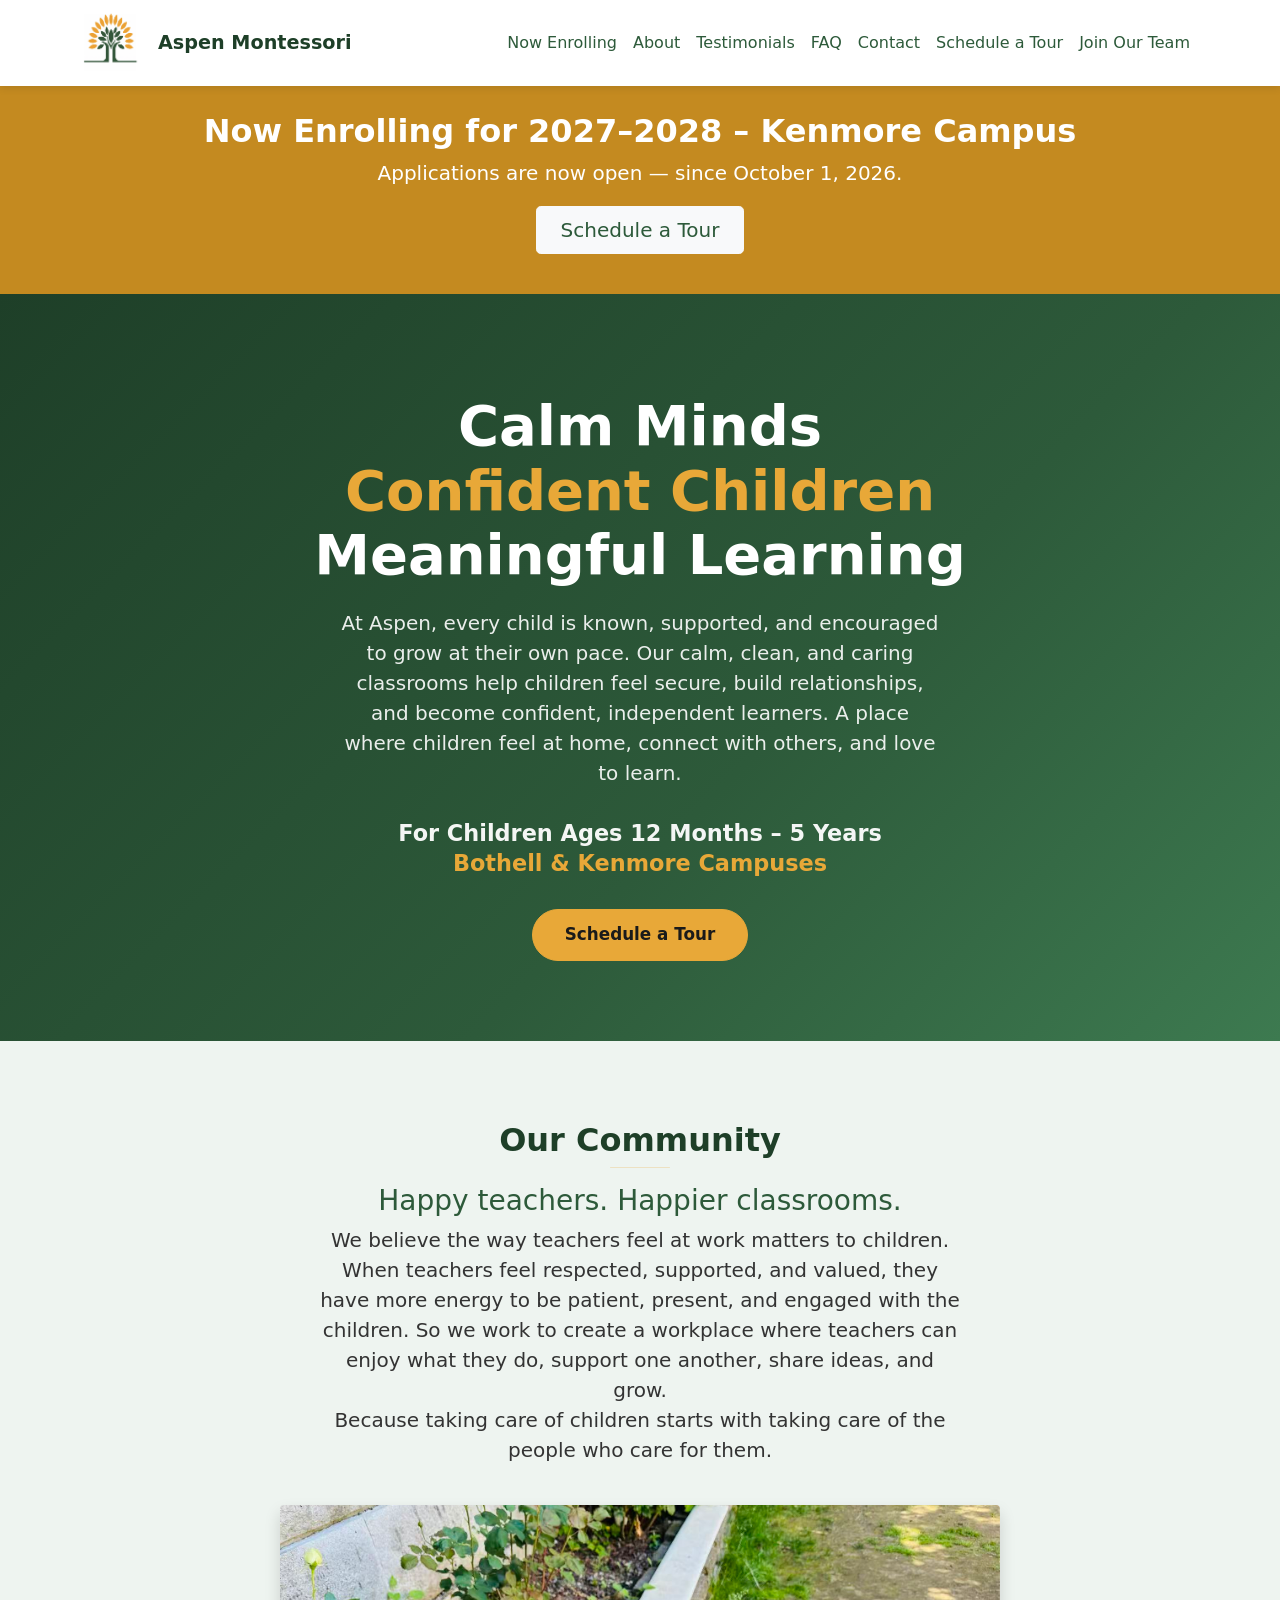
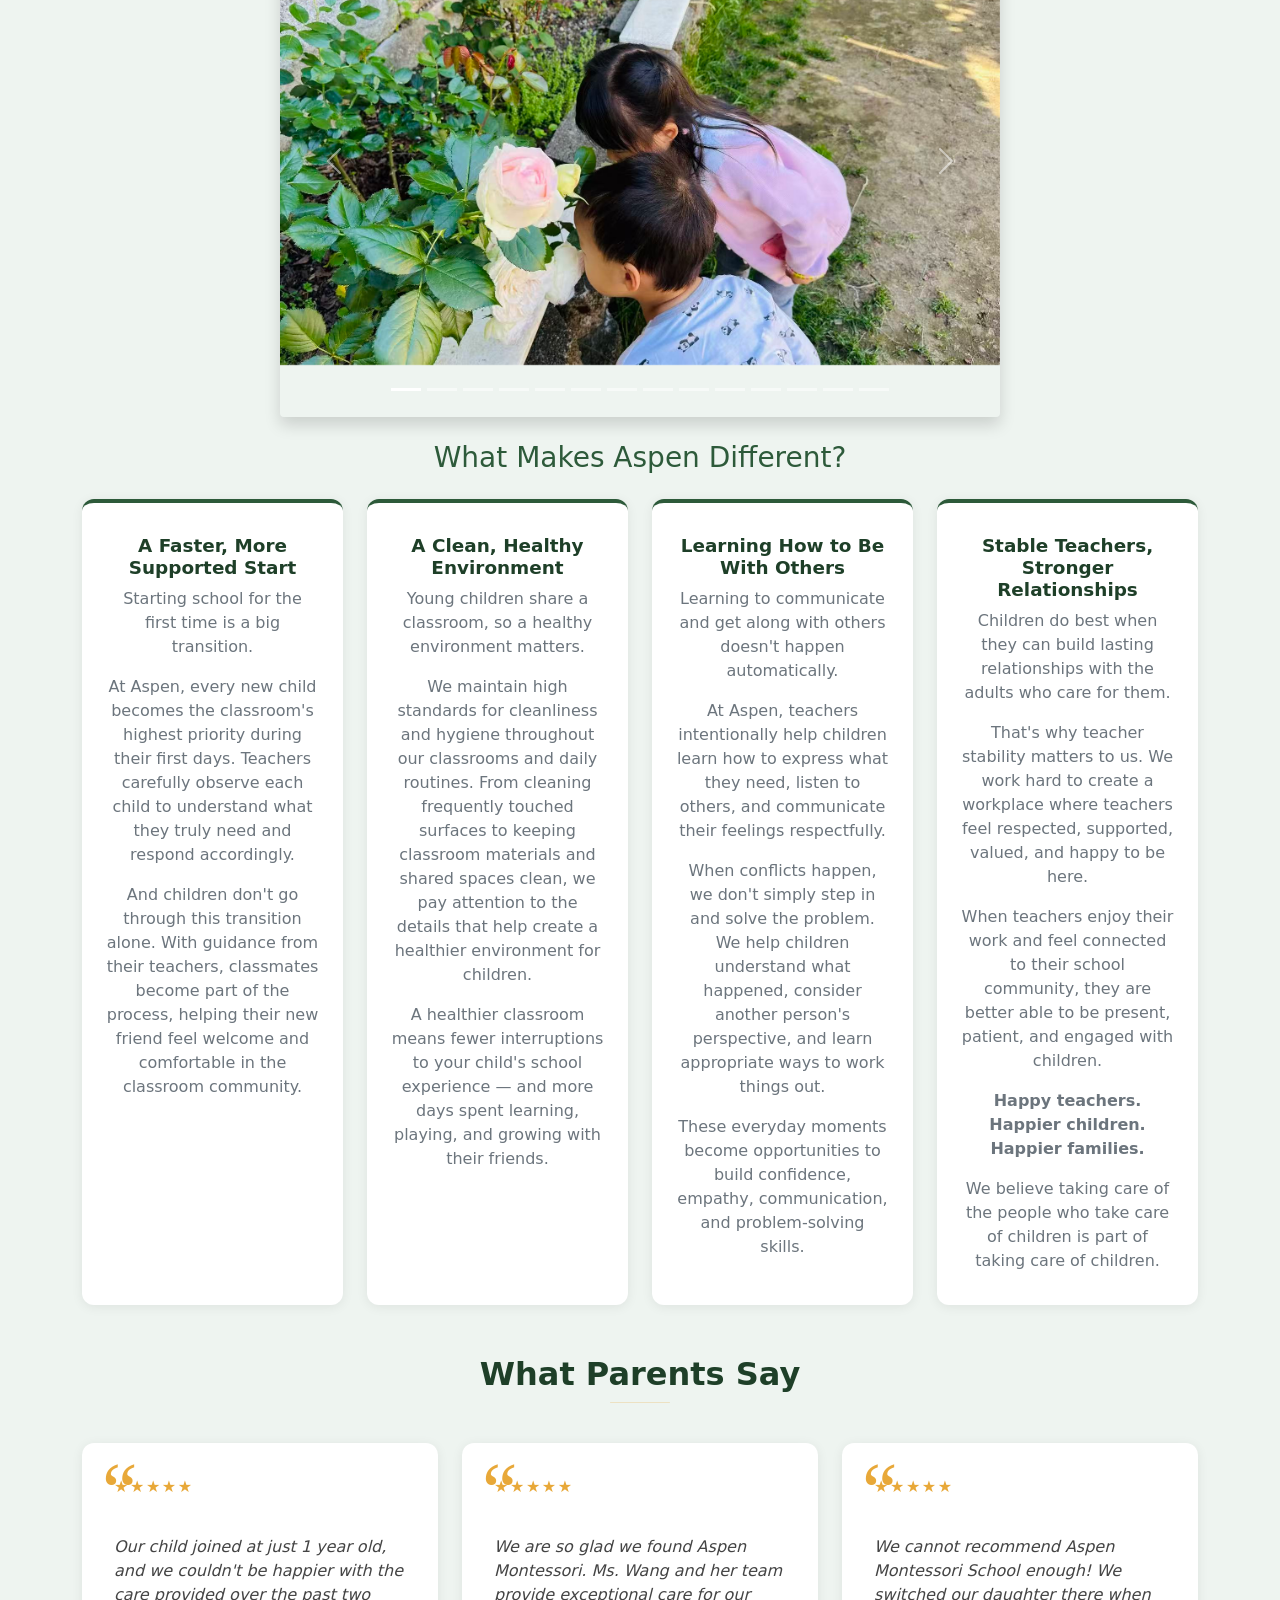
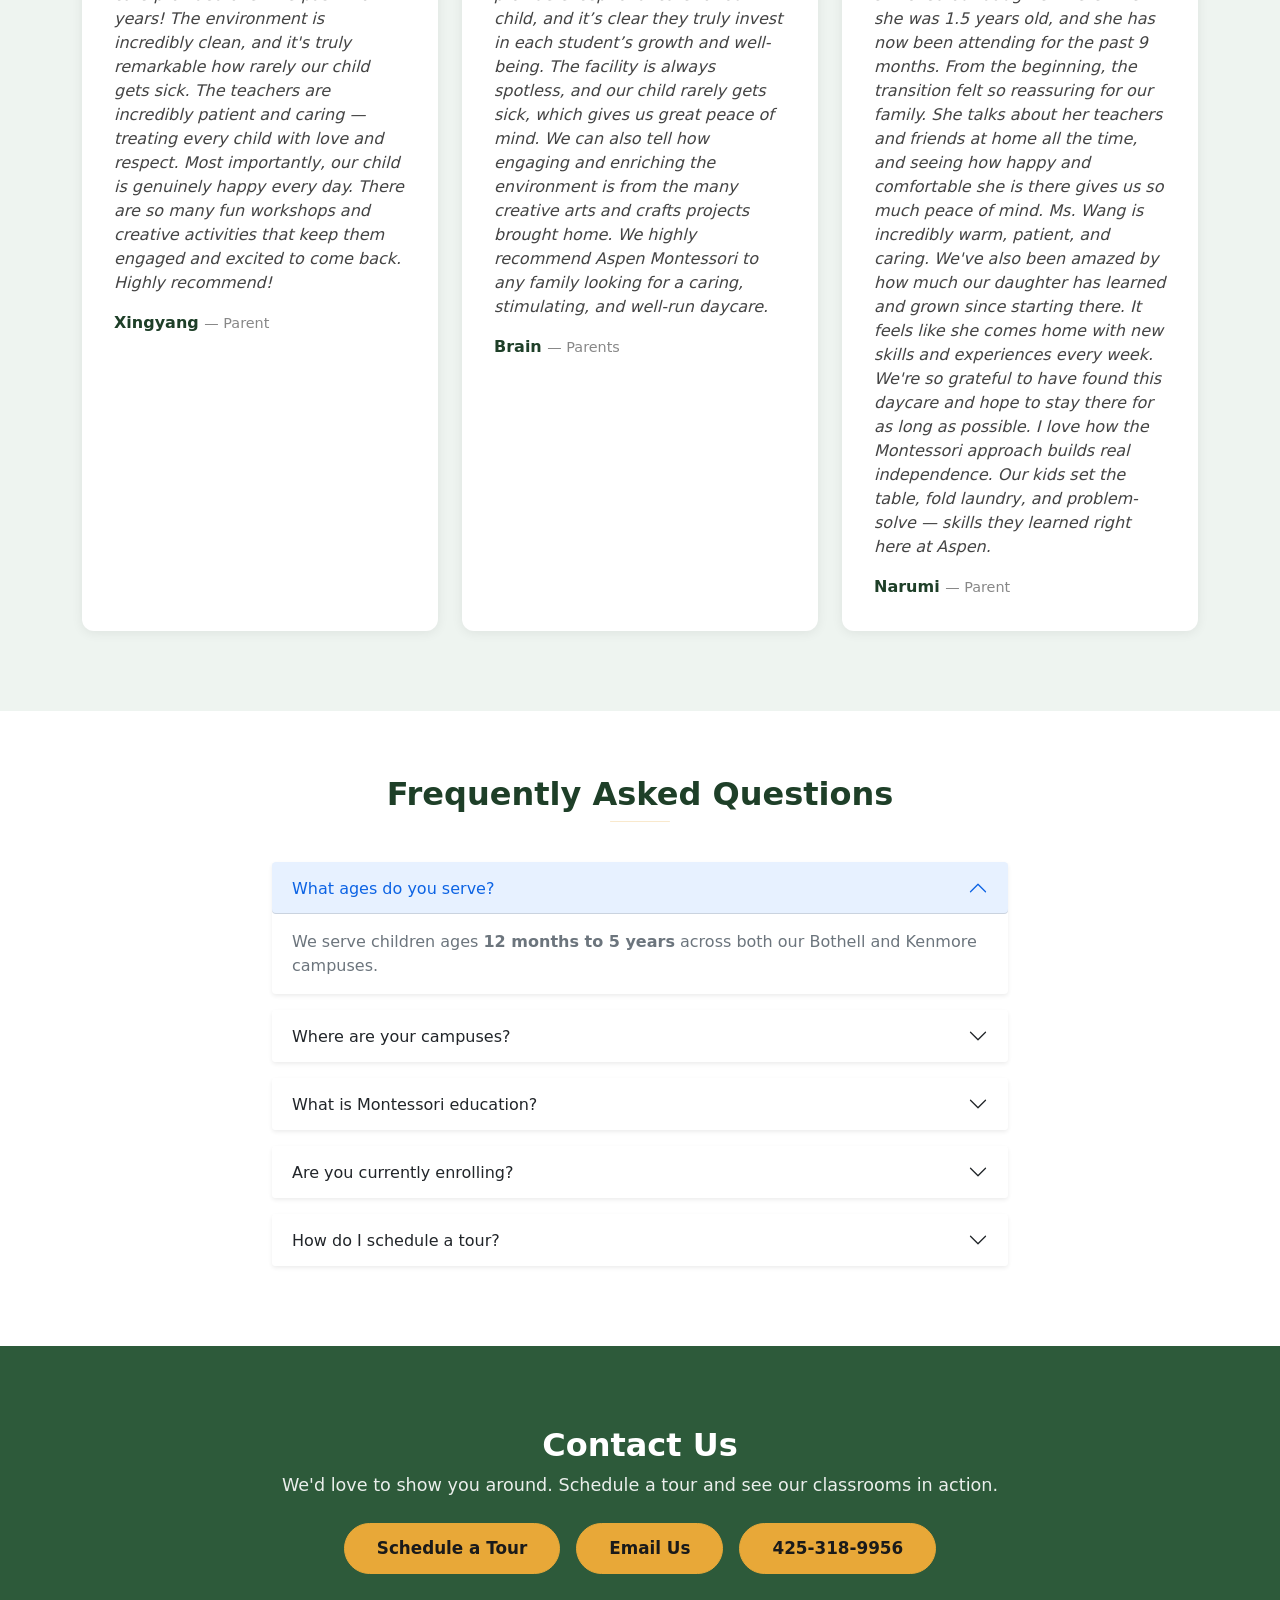
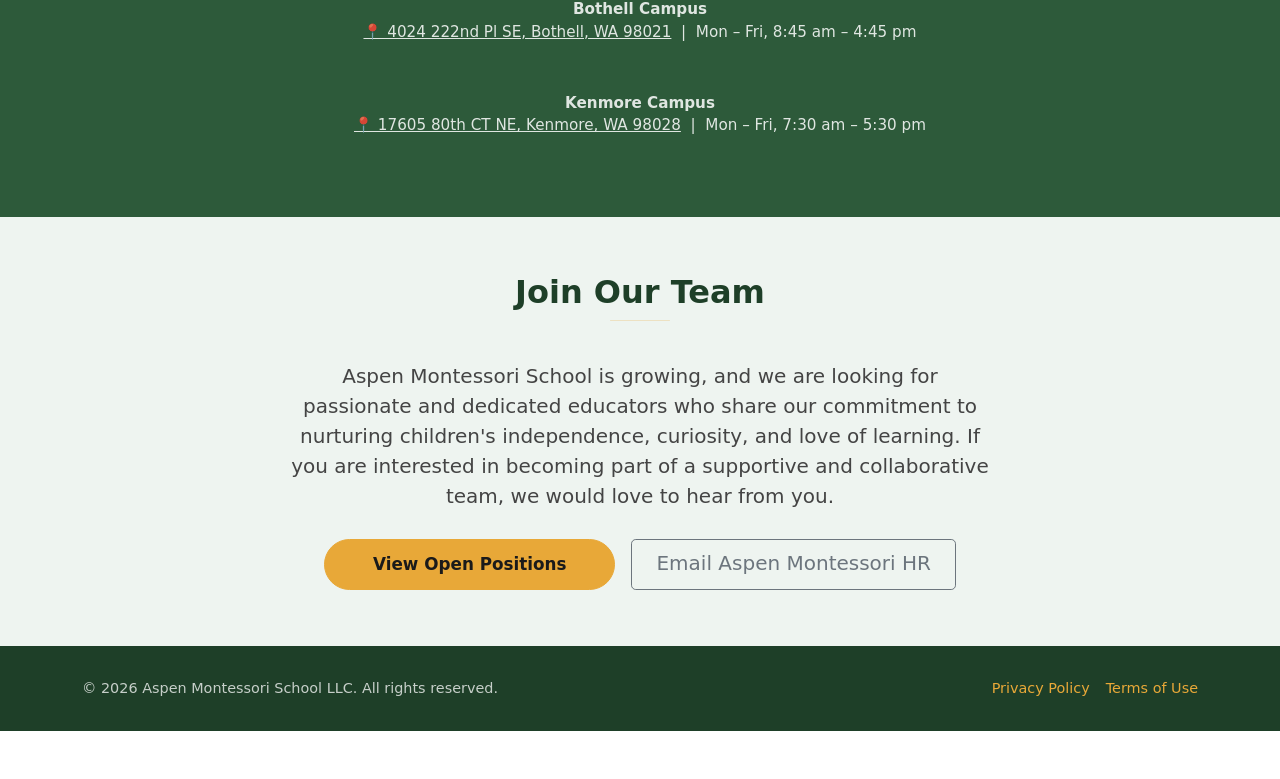
<file: index.html>
<!doctype html>
<html lang="en">
  <head>
    <meta charset="utf-8">
    <meta name="viewport" content="width=device-width, initial-scale=1">
    <title>Aspen Montessori School | Bothell &amp; Kenmore, WA</title>

    <!-- Primary SEO -->
    <meta name="description" content="Aspen Montessori School offers nurturing, child-led Montessori education for children ages 12 months to 5 years at our Bothell and Kenmore, WA campuses. Now enrolling — schedule a tour today!">
    <meta name="keywords" content="Montessori school Bothell WA, Montessori school Kenmore WA, daycare Bothell, preschool Kenmore, Montessori preschool Washington, toddler program Bothell, infant care Kenmore, child-led learning, Montessori education">
    <meta name="author" content="Aspen Montessori School">
    <meta name="robots" content="index, follow">
    <link rel="canonical" href="https://www.aspenmontessorischool.com/">

    <!-- Open Graph (Facebook, LinkedIn, iMessage previews) -->
    <meta property="og:type" content="website">
    <meta property="og:url" content="https://www.aspenmontessorischool.com/">
    <meta property="og:title" content="Aspen Montessori School | Bothell &amp; Kenmore, WA">
    <meta property="og:description" content="Nurturing Montessori education for children 12 months to 5 years. Two campuses in Bothell and Kenmore, WA. Now enrolling — schedule a tour today!">
    <meta property="og:image" content="https://www.aspenmontessorischool.com/assets/kidsactivities/1_.jpg">
    <meta property="og:site_name" content="Aspen Montessori School">
    <meta property="og:locale" content="en_US">

    <!-- Twitter Card -->
    <meta name="twitter:card" content="summary_large_image">
    <meta name="twitter:title" content="Aspen Montessori School | Bothell &amp; Kenmore, WA">
    <meta name="twitter:description" content="Nurturing Montessori education for children 12 months to 5 years. Two campuses in Bothell and Kenmore, WA. Now enrolling!">
    <meta name="twitter:image" content="https://www.aspenmontessorischool.com/assets/kidsactivities/1_.jpg">

    <!-- Local Business structured data (Google rich results) -->
    <script type="application/ld+json">
    {
      "@context": "https://schema.org",
      "@type": "ChildCare",
      "name": "Aspen Montessori School",
      "url": "https://www.aspenmontessorischool.com",
      "logo": "https://www.aspenmontessorischool.com/my-logo.png",
      "image": "https://www.aspenmontessorischool.com/assets/kidsactivities/1_.jpg",
      "description": "Nurturing Montessori education for children ages 12 months to 5 years at campuses in Bothell and Kenmore, WA.",
      "telephone": "+1-425-318-9956",
      "email": "aspenmontessorischool@gmail.com",
      "openingHours": "Mo-Fr 07:30-18:00",
      "priceRange": "$$",
      "location": [
        {
          "@type": "Place",
          "name": "Aspen Montessori School – Bothell Campus",
          "address": {
            "@type": "PostalAddress",
            "streetAddress": "4024 222nd Pl SE",
            "addressLocality": "Bothell",
            "addressRegion": "WA",
            "postalCode": "98021",
            "addressCountry": "US"
          }
        },
        {
          "@type": "Place",
          "name": "Aspen Montessori School – Kenmore Campus",
          "address": {
            "@type": "PostalAddress",
            "streetAddress": "17605 80th CT NE",
            "addressLocality": "Kenmore",
            "addressRegion": "WA",
            "postalCode": "98028",
            "addressCountry": "US"
          }
        }
      ],
      "sameAs": []
    }
    </script>

    <!-- FAQPage structured data (Google FAQ rich results + AI engines) -->
    <script type="application/ld+json">
    {
      "@context": "https://schema.org",
      "@type": "FAQPage",
      "mainEntity": [
        {
          "@type": "Question",
          "name": "What ages does Aspen Montessori School serve?",
          "acceptedAnswer": {
            "@type": "Answer",
            "text": "Aspen Montessori School serves children ages 12 months to 5 years at both the Bothell and Kenmore campuses."
          }
        },
        {
          "@type": "Question",
          "name": "Where are the Aspen Montessori School campuses located?",
          "acceptedAnswer": {
            "@type": "Answer",
            "text": "There are two campuses: Bothell, WA (Mon–Fri, 8:45 am – 4:45 pm) and Kenmore, WA (Mon–Fri, 7:30 am – 5:30 pm)."
          }
        },
        {
          "@type": "Question",
          "name": "What is Montessori education?",
          "acceptedAnswer": {
            "@type": "Answer",
            "text": "Montessori is a child-centered educational approach developed by Dr. Maria Montessori where children choose their work freely, learn through hands-on materials, and develop independence and intrinsic motivation at their own pace."
          }
        },
        {
          "@type": "Question",
          "name": "Is Aspen Montessori School currently enrolling?",
          "acceptedAnswer": {
            "@type": "Answer",
            "text": "Yes, Aspen Montessori School is now enrolling for the 2027–2028 school year at the Kenmore Campus — applications have been open since October 1, 2026. Schedule a tour online at https://www.aspenmontessorischool.com/schedule-tour.html, or contact aspenmontessorischool@gmail.com or call 425-318-9956."
          }
        },
        {
          "@type": "Question",
          "name": "How do I schedule a tour at Aspen Montessori School?",
          "acceptedAnswer": {
            "@type": "Answer",
            "text": "Book instantly online at https://www.aspenmontessorischool.com/schedule-tour.html, or email aspenmontessorischool@gmail.com or call 425-318-9956 to schedule a tour at either the Bothell or Kenmore campus."
          }
        }
      ]
    }
    </script>

    <link rel="icon" type="image/x-icon" href="favicon-32x32.png">
    <link href="./assets/dist/css/bootstrap.min.css" rel="stylesheet">
    <link href="carousel.css" rel="stylesheet">

    <style>
      :root {
        --aspen-green: #2D5A3A;
        --aspen-green-dark: #1e3f28;
        --aspen-green-light: #eef4f0;
        --aspen-yellow: #E8A838;
        --aspen-yellow-dark: #c48a20;
      }

      body {
        padding-top: 72px;
        color: #333;
        font-family: 'Segoe UI', system-ui, sans-serif;
      }

      /* ── Navbar ── */
      .navbar {
        background-color: #fff !important;
        box-shadow: 0 2px 8px rgba(0,0,0,.1);
      }
      .navbar-brand img {
        height: 60px;
        width: 60px;
        object-fit: contain;
        margin-right: 8px;
      }
      .navbar-brand {
        font-weight: 700;
        font-size: 1.2rem;
        color: var(--aspen-green-dark) !important;
      }
      .nav-link {
        color: var(--aspen-green) !important;
        font-weight: 500;
      }
      .nav-link:hover, .nav-link.active {
        color: var(--aspen-yellow-dark) !important;
      }

      /* ── Hero ── */
      #hero {
        background: linear-gradient(135deg, var(--aspen-green-dark) 0%, var(--aspen-green) 60%, #3d7a50 100%);
        color: #fff;
        padding: 100px 0 80px;
        text-align: center;
      }
      #hero h1 {
        font-size: clamp(2rem, 5vw, 3.5rem);
        font-weight: 800;
        line-height: 1.15;
      }
      #hero h1 span {
        color: var(--aspen-yellow);
      }
      #hero p.lead {
        font-size: 1.25rem;
        max-width: 600px;
        margin: 1.25rem auto 2rem;
        opacity: .9;
      }
      .btn-aspen {
        background-color: var(--aspen-yellow);
        border-color: var(--aspen-yellow);
        color: #1a1a1a;
        font-weight: 700;
        padding: .75rem 2rem;
        border-radius: 50px;
        font-size: 1.05rem;
        transition: background-color .2s, transform .15s;
      }
      .btn-aspen:hover {
        background-color: var(--aspen-yellow-dark);
        border-color: var(--aspen-yellow-dark);
        color: #1a1a1a;
        transform: translateY(-2px);
      }
      .btn-outline-aspen {
        border: 2px solid #fff;
        color: #fff;
        font-weight: 600;
        padding: .75rem 2rem;
        border-radius: 50px;
        font-size: 1.05rem;
        background: transparent;
        transition: background-color .2s;
      }
      .btn-outline-aspen:hover {
        background-color: rgba(255,255,255,.15);
        color: #fff;
      }

      /* ── Section shared ── */
      section {
        padding: 80px 0;
      }
      .section-title {
        font-weight: 700;
        color: var(--aspen-green-dark);
        margin-bottom: .5rem;
      }
      .section-divider {
        width: 60px;
        height: 4px;
        background: var(--aspen-yellow);
        border: none;
        margin: 0 auto 2.5rem;
        border-radius: 2px;
      }

      /* ── About ── */
      #about {
        background-color: var(--aspen-green-light);
      }
      #about .about-icon {
        font-size: 2.5rem;
        margin-bottom: .75rem;
      }
      #about .value-card {
        background: #fff;
        border-radius: 12px;
        padding: 2rem 1.5rem;
        height: 100%;
        border-top: 4px solid var(--aspen-green);
        box-shadow: 0 2px 12px rgba(0,0,0,.07);
      }
      #about .value-card h3 {
        color: var(--aspen-green-dark);
        font-weight: 700;
        font-size: 1.15rem;
      }

      /* ── Testimonials ── */
      #testimonials {
        background-color: var(--aspen-green-light);
      }
      .testimonial-card {
        background: #fff;
        border-radius: 12px;
        padding: 2rem;
        box-shadow: 0 2px 12px rgba(0,0,0,.07);
        height: 100%;
        position: relative;
      }
      .testimonial-card::before {
        content: '\201C';
        font-size: 5rem;
        line-height: 1;
        color: var(--aspen-yellow);
        position: absolute;
        top: .5rem;
        left: 1.25rem;
        font-family: Georgia, serif;
      }
      .testimonial-card p {
        padding-top: 2rem;
        color: #444;
        font-style: italic;
      }
      .testimonial-card .reviewer {
        font-weight: 700;
        color: var(--aspen-green-dark);
        margin-top: 1rem;
      }
      .testimonial-card .reviewer span {
        font-weight: 400;
        color: #888;
        font-size: .9rem;
      }
      .testimonial-card .stars {
        color: var(--aspen-yellow);
        font-size: 1rem;
        letter-spacing: .1rem;
        margin-bottom: .25rem;
      }

      /* ── Contact / CTA ── */
      #contact {
        background-color: var(--aspen-green);
        color: #fff;
        text-align: center;
      }
      #contact h2 {
        font-weight: 700;
        font-size: 2rem;
      }
      #contact p {
        opacity: .9;
        font-size: 1.1rem;
      }

      /* ── Footer ── */
      footer {
        background-color: var(--aspen-green-dark);
        color: rgba(255,255,255,.75);
        padding: 2rem 0;
        font-size: .9rem;
      }
      footer a {
        color: var(--aspen-yellow);
        text-decoration: none;
      }
      footer a:hover {
        text-decoration: underline;
      }
    </style>
  </head>
  <body>

    <!-- ── Navbar ── -->
    <nav class="navbar navbar-expand-md navbar-light fixed-top">
      <div class="container">
        <a class="navbar-brand d-flex align-items-center gap-2" href="#">
          <img src="my-logo.png" alt="Aspen Montessori School logo">
          Aspen Montessori
        </a>
        <button class="navbar-toggler" type="button" data-bs-toggle="collapse" data-bs-target="#navbarCollapse"
          aria-controls="navbarCollapse" aria-expanded="false" aria-label="Toggle navigation">
          <span class="navbar-toggler-icon"></span>
        </button>
        <div class="collapse navbar-collapse" id="navbarCollapse">
          <ul class="navbar-nav ms-auto mb-2 mb-md-0">
            <li class="nav-item"><a class="nav-link" href="#enroll">Now Enrolling</a></li>
            <li class="nav-item"><a class="nav-link" href="#about">About</a></li>
            <li class="nav-item"><a class="nav-link" href="#testimonials">Testimonials</a></li>
            <li class="nav-item"><a class="nav-link" href="#faq">FAQ</a></li>
            <li class="nav-item"><a class="nav-link" href="#contact">Contact</a></li>
            <li class="nav-item"><a class="nav-link" href="schedule-tour.html">Schedule a Tour</a></li>
            <li class="nav-item"><a class="nav-link" href="careers.html">Join Our Team</a></li>
          </ul>
        </div>
      </div>
    </nav>

    <main>

      <!-- ── Now Enrolling ── -->
      <section id="enroll" aria-label="Now Enrolling" style="background-color: var(--aspen-yellow-dark); padding: 40px 20px; text-align: center;">
        <div class="container">
          <h2 class="section-title" style="color: #fff; margin-bottom: .5rem;">Now Enrolling for 2027–2028 – Kenmore Campus</h2>
          <p class="lead" style="color: #fff; max-width: 760px; margin: 0 auto 18px;">
            Applications are now open — since October 1, 2026.
          </p>
          <a href="schedule-tour.html" class="btn btn-light btn-lg fw-semibold px-4" style="color: var(--aspen-green);">Schedule a Tour</a>
        </div>
      </section>

      <!-- ── Hero ── -->
      <section id="hero" aria-label="Aspen Montessori School Introduction">
        <div class="container">
          <h1>Calm Minds <br> <span>Confident Children</span> <br> Meaningful Learning </h1>
          <p class="lead">At Aspen, every child is known, supported, and encouraged to grow at their own pace. Our calm, clean, and caring classrooms help children feel secure, build relationships, and become confident, independent learners. A place where children feel at home, connect with others, and love to learn.</p>
          <h2 style="color: #fff; font-weight: 600; font-size: 1.4rem; opacity: .95; margin-bottom: .25rem;">For Children Ages 12 Months – 5 Years</h2>
          <h2 style="color: var(--aspen-yellow); font-weight: 600; font-size: 1.4rem; margin-bottom: 2rem;">Bothell &amp; Kenmore Campuses</h2>
          <div class="d-flex gap-3 justify-content-center flex-wrap">
            <a href="schedule-tour.html" class="btn btn-aspen">Schedule a Tour</a>
          </div>
        </div>
      </section>

      <!-- ── About ── -->
      <section id="about" aria-label="About Aspen Montessori School" style="padding-bottom: 10px;">
        <div class="container">

          <div class="text-center mb-2">
            <h2 class="section-title">Our Community</h2>
          </div>
          <hr class="section-divider" style="margin-bottom: 1rem;">
          <div class="row justify-content-center mb-2">
            <div class="col-lg-7 text-center">
              <h3 style="color: var(--aspen-green); margin-top: 0;">Happy teachers. Happier classrooms.</h3>
              <p class="lead">
                We believe the way teachers feel at work matters to children. When teachers feel respected, supported, and valued, they have more energy to be patient, present, and engaged with the children. So we work to create a workplace where teachers can enjoy what they do, support one another, share ideas, and grow.<br><strong>Because taking care of children starts with taking care of the people who care for them.</strong>
              </p>
            </div>
          </div>

      <!-- Kids Activities Carousel -->
      <section class="kids-carousel-section py-2" aria-label="Kids Activities Photo Carousel">
        <div class="container">
          <div class="row justify-content-center mt-2">
            <div class="col-lg-8">
              <div id="kidsCarousel" class="carousel slide rounded overflow-hidden shadow" data-bs-ride="carousel" data-bs-interval="5000">
                <div class="carousel-indicators">
                  <button type="button" data-bs-target="#kidsCarousel" data-bs-slide-to="0" class="active" aria-current="true" aria-label="Slide 1"></button>
                  <button type="button" data-bs-target="#kidsCarousel" data-bs-slide-to="1" aria-label="Slide 2"></button>
                  <button type="button" data-bs-target="#kidsCarousel" data-bs-slide-to="2" aria-label="Slide 3"></button>
                  <button type="button" data-bs-target="#kidsCarousel" data-bs-slide-to="3" aria-label="Slide 4"></button>
                  <button type="button" data-bs-target="#kidsCarousel" data-bs-slide-to="4" aria-label="Slide 5"></button>
                  <button type="button" data-bs-target="#kidsCarousel" data-bs-slide-to="5" aria-label="Slide 6"></button>
                  <button type="button" data-bs-target="#kidsCarousel" data-bs-slide-to="6" aria-label="Slide 7"></button>
                  <button type="button" data-bs-target="#kidsCarousel" data-bs-slide-to="7" aria-label="Slide 8"></button>
                  <button type="button" data-bs-target="#kidsCarousel" data-bs-slide-to="8" aria-label="Slide 9"></button>
                  <button type="button" data-bs-target="#kidsCarousel" data-bs-slide-to="9" aria-label="Slide 10"></button>
                  <button type="button" data-bs-target="#kidsCarousel" data-bs-slide-to="10" aria-label="Slide 11"></button>
                  <button type="button" data-bs-target="#kidsCarousel" data-bs-slide-to="11" aria-label="Slide 12"></button>
                  <button type="button" data-bs-target="#kidsCarousel" data-bs-slide-to="12" aria-label="Slide 13"></button>
                  <button type="button" data-bs-target="#kidsCarousel" data-bs-slide-to="13" aria-label="Slide 14"></button>
                </div>
                <div class="carousel-inner">
                  <div class="carousel-item active">
                    <img src="assets/kidsactivities/1_.jpg" class="d-block w-100" alt="Kids activity at Aspen Montessori" style="max-height:460px; object-fit:cover;">
                  </div>
                  <div class="carousel-item">
                    <img src="assets/kidsactivities/2_.jpg" class="d-block w-100" alt="Kids activity at Aspen Montessori" style="max-height:460px; object-fit:cover;">
                  </div>
                  <div class="carousel-item">
                    <img src="assets/kidsactivities/5_.JPG" class="d-block w-100" alt="Kids activity at Aspen Montessori" style="max-height:460px; object-fit:cover;">
                  </div>
                  <div class="carousel-item">
                    <img src="assets/kidsactivities/1066.JPG" class="d-block w-100" alt="Kids activity at Aspen Montessori" style="max-height:460px; object-fit:cover;">
                  </div>
                  <div class="carousel-item">
                    <img src="assets/kidsactivities/1208.JPG" class="d-block w-100" alt="Kids activity at Aspen Montessori" style="max-height:460px; object-fit:cover;">
                  </div>
                  <div class="carousel-item">
                    <img src="assets/kidsactivities/1280.JPG" class="d-block w-100" alt="Kids activity at Aspen Montessori" style="max-height:460px; object-fit:cover;">
                  </div>
                  <div class="carousel-item">
                    <img src="assets/kidsactivities/1295.JPG" class="d-block w-100" alt="Kids activity at Aspen Montessori" style="max-height:460px; object-fit:cover;">
                  </div>
                  <div class="carousel-item">
                    <img src="assets/kidsactivities/1572.JPG" class="d-block w-100" alt="Kids activity at Aspen Montessori" style="max-height:460px; object-fit:cover;">
                  </div>
                  <div class="carousel-item">
                    <img src="assets/kidsactivities/198-2.JPG" class="d-block w-100" alt="Kids activity at Aspen Montessori" style="max-height:460px; object-fit:cover;">
                  </div>
                  <div class="carousel-item">
                    <img src="assets/kidsactivities/327-2.JPG" class="d-block w-100" alt="Kids activity at Aspen Montessori" style="max-height:460px; object-fit:cover;">
                  </div>
                  <div class="carousel-item">
                    <img src="assets/kidsactivities/336.JPG" class="d-block w-100" alt="Kids activity at Aspen Montessori" style="max-height:460px; object-fit:cover;">
                  </div>
                  <div class="carousel-item">
                    <img src="assets/kidsactivities/474.JPG" class="d-block w-100" alt="Kids activity at Aspen Montessori" style="max-height:460px; object-fit:cover;">
                  </div>
                  <div class="carousel-item">
                    <img src="assets/kidsactivities/561.JPG" class="d-block w-100" alt="Kids activity at Aspen Montessori" style="max-height:460px; object-fit:cover;">
                  </div>
                  <div class="carousel-item">
                    <img src="assets/kidsactivities/775.JPG" class="d-block w-100" alt="Kids activity at Aspen Montessori" style="max-height:460px; object-fit:cover;">
                  </div>
                </div>
                <button class="carousel-control-prev" type="button" data-bs-target="#kidsCarousel" data-bs-slide="prev">
                  <span class="carousel-control-prev-icon" aria-hidden="true"></span>
                  <span class="visually-hidden">Previous</span>
                </button>
                <button class="carousel-control-next" type="button" data-bs-target="#kidsCarousel" data-bs-slide="next">
                  <span class="carousel-control-next-icon" aria-hidden="true"></span>
                  <span class="visually-hidden">Next</span>
                </button>
              </div>
            </div>
          </div>
        </div>
      </section>

          <div class="text-center mb-4">
            <h3 style="color: var(--aspen-green);">What Makes Aspen Different?</h3>
          </div>

          <div class="row g-4">
            <div class="col-12 col-md-6 col-lg-3">
              <div class="value-card text-center h-100">
                <h3>A Faster, More Supported Start</h3>
                <p class="text-muted">Starting school for the first time is a big transition.</p>
                <p class="text-muted">At Aspen, every new child becomes the classroom's highest priority during their first days. Teachers carefully observe each child to understand what they truly need and respond accordingly.</p>
                <p class="text-muted mb-0">And children don't go through this transition alone. With guidance from their teachers, classmates become part of the process, helping their new friend feel welcome and comfortable in the classroom community.</p>
              </div>
            </div>
            <div class="col-12 col-md-6 col-lg-3">
              <div class="value-card text-center h-100">
                <h3>A Clean, Healthy Environment</h3>
                <p class="text-muted">Young children share a classroom, so a healthy environment matters.</p>
                <p class="text-muted">We maintain high standards for cleanliness and hygiene throughout our classrooms and daily routines. From cleaning frequently touched surfaces to keeping classroom materials and shared spaces clean, we pay attention to the details that help create a healthier environment for children.</p>
                <p class="text-muted mb-0">A healthier classroom means fewer interruptions to your child's school experience — and more days spent learning, playing, and growing with their friends.</p>
              </div>
            </div>
            <div class="col-12 col-md-6 col-lg-3">
              <div class="value-card text-center h-100">
                <h3>Learning How to Be With Others</h3>
                <p class="text-muted">Learning to communicate and get along with others doesn't happen automatically.</p>
                <p class="text-muted">At Aspen, teachers intentionally help children learn how to express what they need, listen to others, and communicate their feelings respectfully.</p>
                <p class="text-muted">When conflicts happen, we don't simply step in and solve the problem. We help children understand what happened, consider another person's perspective, and learn appropriate ways to work things out.</p>
                <p class="text-muted mb-0">These everyday moments become opportunities to build confidence, empathy, communication, and problem-solving skills.</p>
              </div>
            </div>
            <div class="col-12 col-md-6 col-lg-3">
              <div class="value-card text-center h-100">
                <h3>Stable Teachers, Stronger Relationships</h3>
                <p class="text-muted">Children do best when they can build lasting relationships with the adults who care for them.</p>
                <p class="text-muted">That's why teacher stability matters to us. We work hard to create a workplace where teachers feel respected, supported, valued, and happy to be here.</p>
                <p class="text-muted">When teachers enjoy their work and feel connected to their school community, they are better able to be present, patient, and engaged with children.</p>
                <p class="text-muted"><strong>Happy teachers. Happier children. Happier families.</strong></p>
                <p class="text-muted mb-0">We believe taking care of the people who take care of children is part of taking care of children.</p>
              </div>
            </div>
          </div>
        </div>
      </section>

      <!-- ── Testimonials ── -->
      <section id="testimonials" aria-label="Parent Testimonials" style="padding-top: 40px;">
        <div class="container">
          <div class="text-center mb-2">
            <h2 class="section-title">What Parents Say</h2>
          </div>
          <hr class="section-divider">
          <div class="row g-4">
            <div class="col-md-4">
              <div class="testimonial-card">
                <div class="stars">★★★★★</div>
                <p>Our child joined at just 1 year old, and we couldn't be happier with the care provided over the past two years! The environment is incredibly clean, and it's truly remarkable how rarely our child gets sick. The teachers are incredibly patient and caring — treating every child with love and respect. Most importantly, our child is genuinely happy every day. There are so many fun workshops and creative activities that keep them engaged and excited to come back. Highly recommend!</p>
                <div class="reviewer">Xingyang <span>— Parent</span></div>
              </div>
            </div>
            <div class="col-md-4">
              <div class="testimonial-card">
                <div class="stars">★★★★★</div>
                <p> We are so glad we found Aspen Montessori. Ms. Wang and her team provide exceptional care for our child, and it’s clear they truly invest in each student’s growth and well-being. The facility is always spotless, and our child rarely gets sick, which gives us great peace of mind. We can also tell how engaging and enriching the environment is from the many creative arts and crafts projects brought home. We highly recommend Aspen Montessori to any family looking for a caring, stimulating, and well-run daycare. </p>
                <div class="reviewer">Brain <span>— Parents</span></div>
              </div>
            </div>
            <div class="col-md-4">
              <div class="testimonial-card">
                <div class="stars">★★★★★</div>
                <p>We cannot recommend Aspen Montessori School enough! We switched our daughter there when she was 1.5 years old, and she has now been attending for the past 9 months. From the beginning, the transition felt so reassuring for our family. She talks about her teachers and friends at home all the time, and seeing how happy and comfortable she is there gives us so much peace of mind.

Ms. Wang is incredibly warm, patient, and caring. 
We've also been amazed by how much our daughter has learned and grown since starting there. It feels like she comes home with new skills and experiences every week. We're so grateful to have found this daycare and hope to stay there for as long as possible.  I love how the Montessori approach builds real independence. Our kids set the table, fold laundry, and problem-solve — skills they learned right here at Aspen.</p>
                <div class="reviewer">Narumi <span>— Parent</span></div>
              </div>
            </div>
          </div>
        </div>
      </section>

      <!-- ── FAQ ── -->
      <section id="faq" aria-label="Frequently Asked Questions" style="padding: 64px 0;">
        <div class="container">
          <div class="text-center mb-2">
            <h2 class="section-title">Frequently Asked Questions</h2>
          </div>
          <hr class="section-divider">
          <div class="row justify-content-center">
            <div class="col-lg-8">
              <div class="accordion" id="faqAccordion">

                <div class="accordion-item border-0 mb-3 rounded shadow-sm">
                  <h3 class="accordion-header">
                    <button class="accordion-button rounded fw-semibold" type="button" data-bs-toggle="collapse" data-bs-target="#faq1" aria-expanded="true">
                      What ages do you serve?
                    </button>
                  </h3>
                  <div id="faq1" class="accordion-collapse collapse show" data-bs-parent="#faqAccordion">
                    <div class="accordion-body text-muted">
                      We serve children ages <strong>12 months to 5 years</strong> across both our Bothell and Kenmore campuses.
                    </div>
                  </div>
                </div>

                <div class="accordion-item border-0 mb-3 rounded shadow-sm">
                  <h3 class="accordion-header">
                    <button class="accordion-button collapsed rounded fw-semibold" type="button" data-bs-toggle="collapse" data-bs-target="#faq2" aria-expanded="false">
                      Where are your campuses?
                    </button>
                  </h3>
                  <div id="faq2" class="accordion-collapse collapse" data-bs-parent="#faqAccordion">
                    <div class="accordion-body text-muted">
                      We have two locations — <strong>Bothell, WA</strong> (Mon–Fri, 8:45 am – 4:45 pm) and <strong>Kenmore, WA</strong> (Mon–Fri, 7:30 am – 5:30 pm).
                    </div>
                  </div>
                </div>

                <div class="accordion-item border-0 mb-3 rounded shadow-sm">
                  <h3 class="accordion-header">
                    <button class="accordion-button collapsed rounded fw-semibold" type="button" data-bs-toggle="collapse" data-bs-target="#faq3" aria-expanded="false">
                      What is Montessori education?
                    </button>
                  </h3>
                  <div id="faq3" class="accordion-collapse collapse" data-bs-parent="#faqAccordion">
                    <div class="accordion-body text-muted">
                      Montessori is a child-centered approach developed by Dr. Maria Montessori. Children choose their work freely, learn through hands-on materials, and develop independence, focus, and a genuine love of learning at their own pace.
                    </div>
                  </div>
                </div>

                <div class="accordion-item border-0 mb-3 rounded shadow-sm">
                  <h3 class="accordion-header">
                    <button class="accordion-button collapsed rounded fw-semibold" type="button" data-bs-toggle="collapse" data-bs-target="#faq4" aria-expanded="false">
                      Are you currently enrolling?
                    </button>
                  </h3>
                  <div id="faq4" class="accordion-collapse collapse" data-bs-parent="#faqAccordion">
                    <div class="accordion-body text-muted">
                      Yes! We are now enrolling for the <strong>2027–2028 school year</strong> at our Kenmore Campus — applications have been open since October 1, 2026. Contact us to schedule a tour and learn more.
                    </div>
                  </div>
                </div>

                <div class="accordion-item border-0 mb-3 rounded shadow-sm">
                  <h3 class="accordion-header">
                    <button class="accordion-button collapsed rounded fw-semibold" type="button" data-bs-toggle="collapse" data-bs-target="#faq5" aria-expanded="false">
                      How do I schedule a tour?
                    </button>
                  </h3>
                  <div id="faq5" class="accordion-collapse collapse" data-bs-parent="#faqAccordion">
                    <div class="accordion-body text-muted">
                      Book instantly online on our <a href="schedule-tour.html" style="color: var(--aspen-green);">Schedule a Tour</a> page, or email us at <a href="mailto:aspenmontessorischool@gmail.com" style="color: var(--aspen-green);">aspenmontessorischool@gmail.com</a> or call <a href="tel:+14253189956" style="color: var(--aspen-green);">425-318-9956</a> — we'd love to show you around!
                    </div>
                  </div>
                </div>

              </div>
            </div>
          </div>
        </div>
      </section>

      <!-- ── Contact / CTA ── -->
      <section id="contact" aria-label="Contact and Schedule a Tour">
        <div class="container">
          <h2>Contact Us</h2>
          <p>We'd love to show you around. Schedule a tour and see our classrooms in action.</p>
          <div class="d-flex gap-3 justify-content-center flex-wrap mt-4">
            <a href="schedule-tour.html" class="btn btn-aspen">Schedule a Tour</a>
            <a href="mailto:aspenmontessorischool@gmail.com" class="btn btn-aspen">Email Us</a>
            <a href="tel:+14253189956" class="btn btn-aspen">425-318-9956</a>
          </div>
          <div class="mt-4 d-flex flex-wrap justify-content-center gap-5" style="opacity:.85; font-size:.95rem;">
            <div>
              <strong>Bothell Campus</strong><br>
              <a href="https://www.google.com/maps/search/?api=1&query=4024+222nd+Pl+SE+Bothell+WA+98021" target="_blank" rel="noopener" style="color:#fff;">📍 4024 222nd Pl SE, Bothell, WA 98021</a> &nbsp;|&nbsp; Mon – Fri, 8:45 am – 4:45 pm
            </div>
            <div>
              <strong>Kenmore Campus</strong><br>
              <a href="https://www.google.com/maps/search/?api=1&query=17605+80th+CT+NE+Kenmore+WA+98028" target="_blank" rel="noopener" style="color:#fff;">📍 17605 80th CT NE, Kenmore, WA 98028</a> &nbsp;|&nbsp; Mon – Fri, 7:30 am – 5:30 pm
            </div>
          </div>
        </div>
      </section>

      <!-- ── Join Our Team ── -->
      <section id="careers" aria-label="Join Our Team" style="padding: 56px 0; background-color: var(--aspen-green-light);">
        <div class="container text-center">
          <h2 class="section-title">Join Our Team</h2>
          <hr class="section-divider">
          <p class="lead" style="max-width: 700px; margin: 0 auto 28px; color: #444;">
            Aspen Montessori School is growing, and we are looking for passionate and dedicated educators who share our commitment to nurturing children's independence, curiosity, and love of learning. If you are interested in becoming part of a supportive and collaborative team, we would love to hear from you.
          </p>
          <div class="d-flex flex-wrap gap-3 justify-content-center">
            <a href="careers.html" class="btn btn-aspen btn-lg px-5">View Open Positions</a>
            <a href="mailto:aspenmontessorihr@gmail.com" class="btn btn-outline-secondary btn-lg px-4">Email Aspen Montessori HR</a>
          </div>
        </div>
      </section>

    </main>

    <!-- ── Footer ── -->
    <footer>
      <div class="container d-flex flex-wrap justify-content-between align-items-center">
        <p class="mb-0">&copy; 2026 Aspen Montessori School LLC. All rights reserved.</p>
        <div class="d-flex gap-3">
          <a href="#">Privacy Policy</a>
          <a href="#">Terms of Use</a>
        </div>
      </div>
    </footer>

    <script src="./assets/dist/js/bootstrap.bundle.min.js"></script>
    <script>
      document.querySelectorAll('#navbarCollapse .nav-link').forEach(function(link) {
        link.addEventListener('click', function() {
          var collapse = document.getElementById('navbarCollapse');
          var bsCollapse = bootstrap.Collapse.getInstance(collapse);
          if (bsCollapse) bsCollapse.hide();
        });
      });
    </script>

  </body>
</html>
</file>
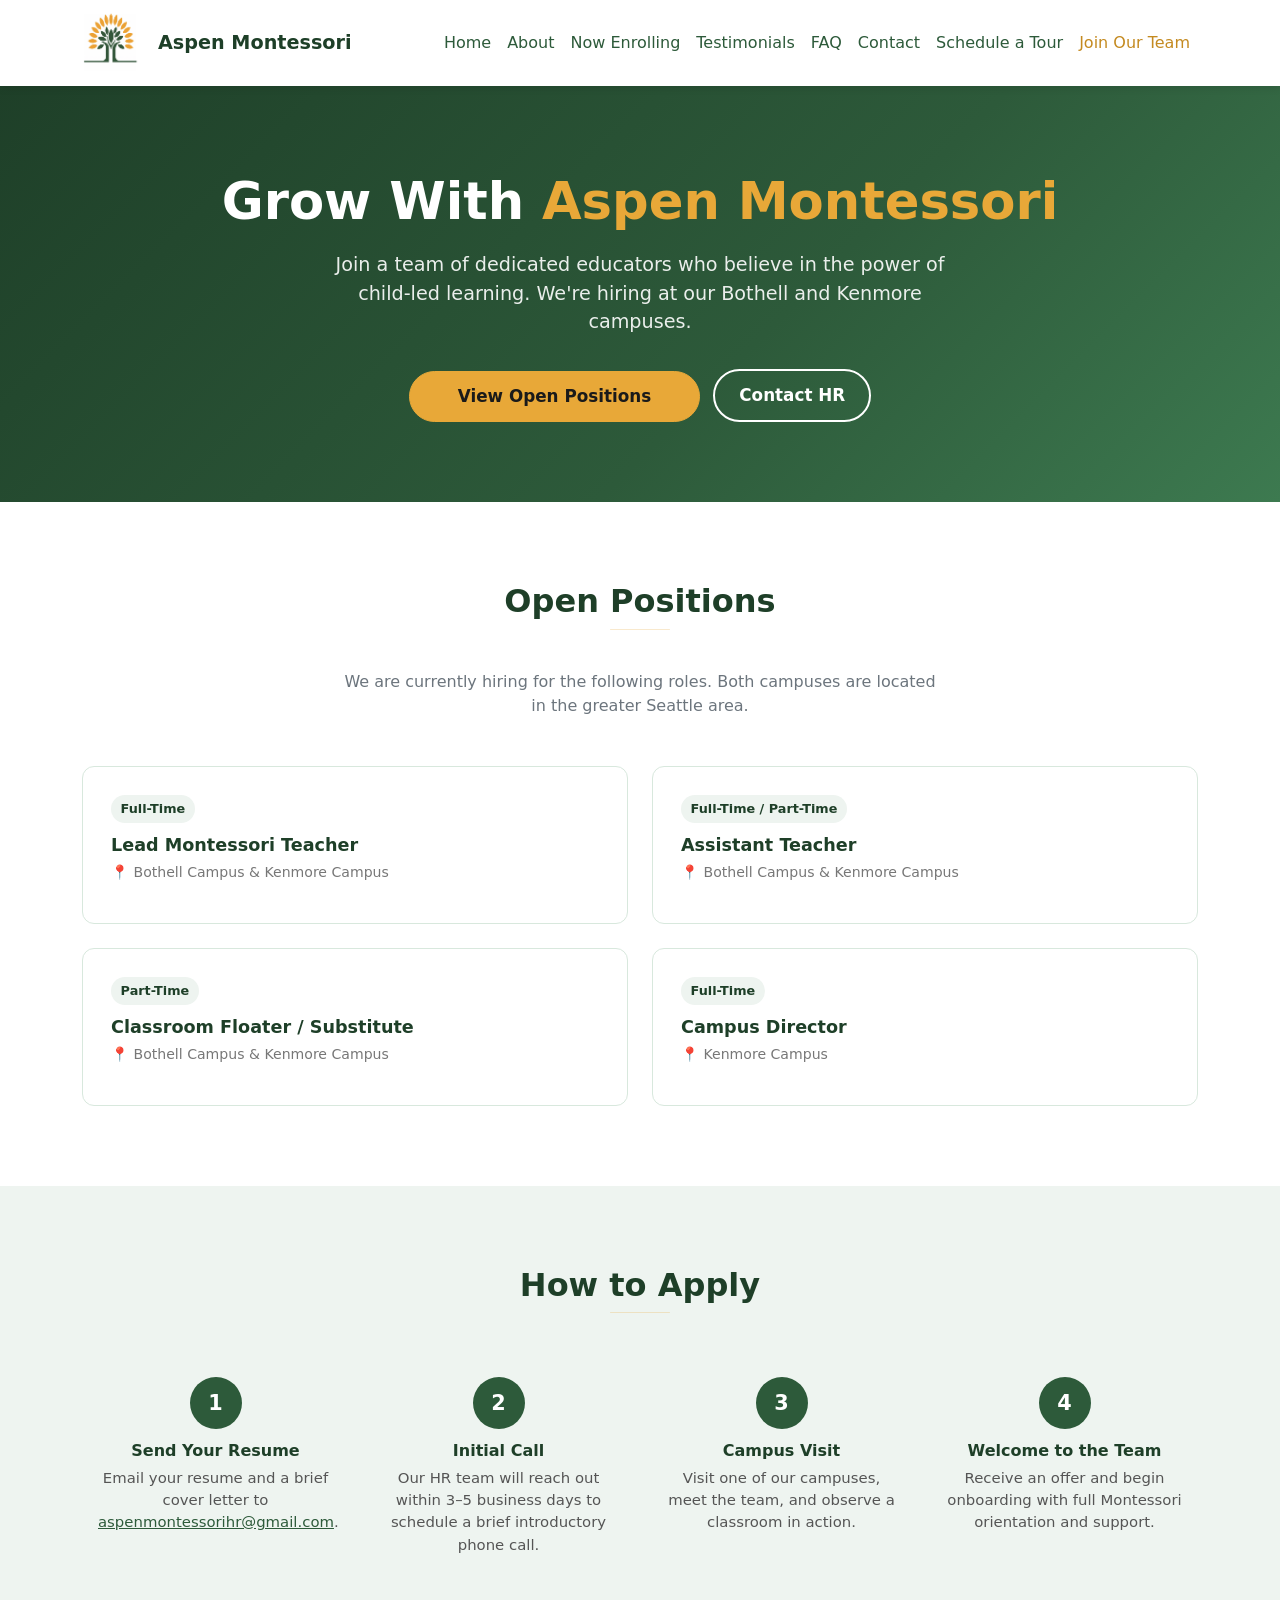
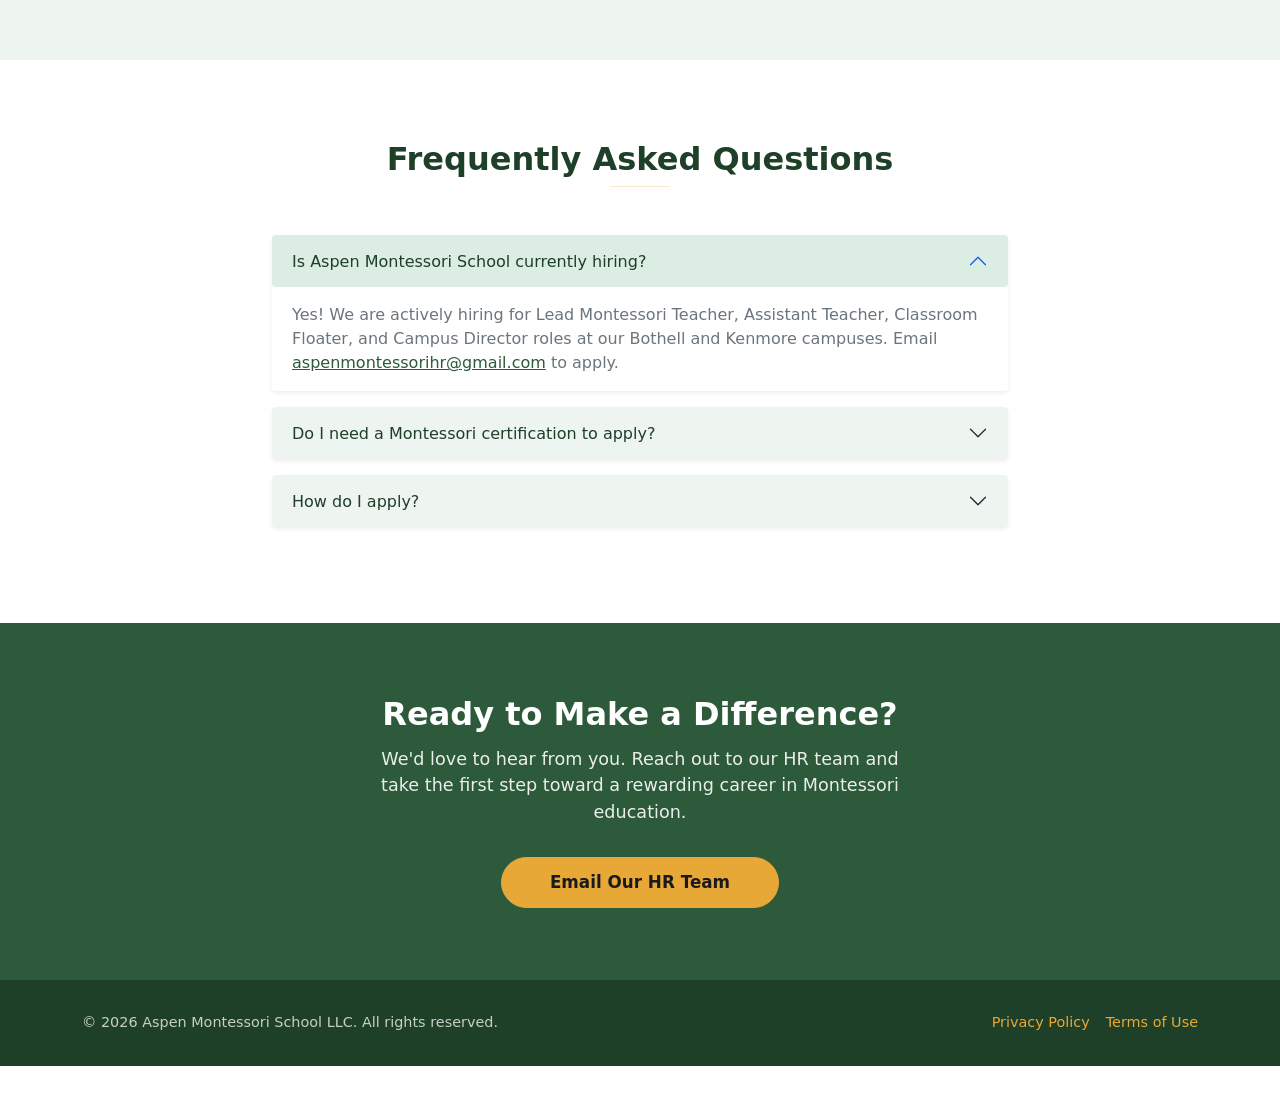
<file: careers.html>
<!doctype html>
<html lang="en">
  <head>
    <meta charset="utf-8">
    <meta name="viewport" content="width=device-width, initial-scale=1">
    <title>Careers &amp; Jobs | Aspen Montessori School – Bothell &amp; Kenmore, WA</title>

    <!-- Primary SEO -->
    <meta name="description" content="Now hiring at Aspen Montessori School in Bothell &amp; Kenmore, WA! Open roles: Lead Montessori Teacher, Assistant Teacher, Classroom Floater, and Campus Director. Apply today.">
    <meta name="keywords" content="Montessori teacher jobs Bothell WA, Montessori teacher jobs Kenmore WA, Lead Montessori Teacher hiring Washington, assistant teacher early childhood Bothell, Montessori educator careers Seattle area, preschool teacher jobs Bothell WA, childcare jobs Kenmore WA, Montessori school hiring 2026, early childhood education jobs Washington state, Aspen Montessori School jobs, Montessori classroom floater, campus director Kenmore WA">
    <meta name="author" content="Aspen Montessori School">
    <meta name="robots" content="index, follow">
    <link rel="canonical" href="https://www.aspenmontessorischool.com/careers.html">

    <!-- Open Graph (Facebook, LinkedIn, iMessage previews) -->
    <meta property="og:type" content="website">
    <meta property="og:url" content="https://www.aspenmontessorischool.com/careers.html">
    <meta property="og:title" content="Careers &amp; Jobs | Aspen Montessori School – Bothell &amp; Kenmore, WA">
    <meta property="og:description" content="Now hiring at Aspen Montessori School! Lead Montessori Teacher, Assistant Teacher, Classroom Floater, and Campus Director roles open in Bothell &amp; Kenmore, WA.">
    <meta property="og:image" content="https://www.aspenmontessorischool.com/assets/kidsactivities/1_.jpg">
    <meta property="og:site_name" content="Aspen Montessori School">
    <meta property="og:locale" content="en_US">

    <!-- Twitter Card -->
    <meta name="twitter:card" content="summary_large_image">
    <meta name="twitter:title" content="Careers &amp; Jobs | Aspen Montessori School">
    <meta name="twitter:description" content="Now hiring: Lead Montessori Teacher, Assistant Teacher, Classroom Floater &amp; Campus Director in Bothell &amp; Kenmore, WA.">
    <meta name="twitter:image" content="https://www.aspenmontessorischool.com/assets/kidsactivities/1_.jpg">

    <!-- BreadcrumbList structured data -->
    <script type="application/ld+json">
    {
      "@context": "https://schema.org",
      "@type": "BreadcrumbList",
      "itemListElement": [
        {
          "@type": "ListItem",
          "position": 1,
          "name": "Home",
          "item": "https://www.aspenmontessorischool.com/"
        },
        {
          "@type": "ListItem",
          "position": 2,
          "name": "Careers",
          "item": "https://www.aspenmontessorischool.com/careers.html"
        }
      ]
    }
    </script>

    <!-- FAQPage structured data (Google "People also ask" + AI engines) -->
    <script type="application/ld+json">
    {
      "@context": "https://schema.org",
      "@type": "FAQPage",
      "mainEntity": [
        {
          "@type": "Question",
          "name": "Is Aspen Montessori School currently hiring?",
          "acceptedAnswer": {
            "@type": "Answer",
            "text": "Yes. Aspen Montessori School is actively hiring Lead Montessori Teachers, Assistant Teachers, Classroom Floaters, and a Campus Director at our Bothell and Kenmore, WA campuses. Email aspenmontessorihr@gmail.com to apply."
          }
        },
        {
          "@type": "Question",
          "name": "Do I need a Montessori certification to work at Aspen Montessori School?",
          "acceptedAnswer": {
            "@type": "Answer",
            "text": "For the Lead Montessori Teacher role, Toddler/Early Childhood Montessori accreditation is required, or candidates must be willing to begin formal accreditation training within 12 months. The Assistant Teacher role does not require prior Montessori certification."
          }
        },
        {
          "@type": "Question",
          "name": "How do I apply for a job at Aspen Montessori School?",
          "acceptedAnswer": {
            "@type": "Answer",
            "text": "Email your resume and a brief cover letter to aspenmontessorihr@gmail.com with the role title in the subject line. Our HR team will respond within 3–5 business days to schedule an introductory call."
          }
        }
      ]
    }
    </script>

    <!-- JobPosting structured data (Google Jobs + AI engines) -->
    <script type="application/ld+json">
    [
      {
        "@context": "https://schema.org",
        "@type": "JobPosting",
        "title": "Lead Montessori Teacher",
        "description": "Aspen Montessori School is seeking an experienced, credentialed Toddler/Early Childhood Lead Montessori Teacher. Responsibilities: create and implement age-appropriate lesson plans and activities for toddler/preschool children; foster social, emotional, cognitive, and physical development through play and structured activities; monitor and assess children's progress and communicate with parents and guardians; light record-keeping. Strong communication skills required.",
        "datePosted": "2026-06-07",
        "validThrough": "2026-12-31",
        "employmentType": "FULL_TIME",
        "hiringOrganization": {
          "@type": "Organization",
          "name": "Aspen Montessori School",
          "sameAs": "https://www.aspenmontessorischool.com",
          "logo": "https://www.aspenmontessorischool.com/my-logo.png"
        },
        "jobLocation": [
          {
            "@type": "Place",
            "address": {
              "@type": "PostalAddress",
              "streetAddress": "4024 222nd Pl SE",
              "addressLocality": "Bothell",
              "addressRegion": "WA",
              "postalCode": "98021",
              "addressCountry": "US"
            }
          },
          {
            "@type": "Place",
            "address": {
              "@type": "PostalAddress",
              "streetAddress": "17605 80th CT NE",
              "addressLocality": "Kenmore",
              "addressRegion": "WA",
              "postalCode": "98028",
              "addressCountry": "US"
            }
          }
        ],
        "qualifications": "Toddler/Early Childhood Montessori accreditation required, or willingness to begin formal accreditation training within 12 months. Previous experience working with toddlers preferred. Knowledge of child development principles and early childhood education techniques.",
        "applicationContact": {
          "@type": "ContactPoint",
          "email": "aspenmontessorihr@gmail.com"
        }
      },
      {
        "@context": "https://schema.org",
        "@type": "JobPosting",
        "title": "Assistant Teacher",
        "description": "Aspen Montessori School is seeking a warm, enthusiastic Toddler/Early Childhood Teacher to join our Bothell campus. You will plan and deliver fun, engaging lessons for toddler, preschool, and kindergarten classrooms; build meaningful connections with students and their families; maintain a joyful nurturing learning environment; and handle light record-keeping. Low student-to-teacher ratio. Job Types: Full-time, Part-time.",
        "datePosted": "2026-06-07",
        "validThrough": "2026-12-31",
        "employmentType": ["FULL_TIME", "PART_TIME"],
        "hiringOrganization": {
          "@type": "Organization",
          "name": "Aspen Montessori School",
          "sameAs": "https://www.aspenmontessorischool.com",
          "logo": "https://www.aspenmontessorischool.com/my-logo.png"
        },
        "jobLocation": [
          {
            "@type": "Place",
            "address": {
              "@type": "PostalAddress",
              "streetAddress": "4024 222nd Pl SE",
              "addressLocality": "Bothell",
              "addressRegion": "WA",
              "postalCode": "98021",
              "addressCountry": "US"
            }
          },
          {
            "@type": "Place",
            "address": {
              "@type": "PostalAddress",
              "streetAddress": "17605 80th CT NE",
              "addressLocality": "Kenmore",
              "addressRegion": "WA",
              "postalCode": "98028",
              "addressCountry": "US"
            }
          }
        ],
        "qualifications": "Passion for early childhood education required. Experience working with toddlers or preschool-age children preferred. Organized, collaborative, and enthusiastic personality.",
        "applicationContact": {
          "@type": "ContactPoint",
          "email": "aspenmontessorihr@gmail.com"
        }
      },
      {
        "@context": "https://schema.org",
        "@type": "JobPosting",
        "title": "Classroom Floater / Substitute",
        "description": "Provide flexible coverage across classrooms as needed at both Bothell and Kenmore campuses. Build relationships with children and families. Great entry-level opportunity to explore Montessori education first-hand.",
        "datePosted": "2026-06-07",
        "validThrough": "2026-12-31",
        "employmentType": "PART_TIME",
        "hiringOrganization": {
          "@type": "Organization",
          "name": "Aspen Montessori School",
          "sameAs": "https://www.aspenmontessorischool.com",
          "logo": "https://www.aspenmontessorischool.com/my-logo.png"
        },
        "jobLocation": [
          {
            "@type": "Place",
            "address": {
              "@type": "PostalAddress",
              "streetAddress": "4024 222nd Pl SE",
              "addressLocality": "Bothell",
              "addressRegion": "WA",
              "postalCode": "98021",
              "addressCountry": "US"
            }
          },
          {
            "@type": "Place",
            "address": {
              "@type": "PostalAddress",
              "streetAddress": "17605 80th CT NE",
              "addressLocality": "Kenmore",
              "addressRegion": "WA",
              "postalCode": "98028",
              "addressCountry": "US"
            }
          }
        ],
        "qualifications": "Reliable, flexible schedule required. Experience with young children preferred.",
        "applicationContact": {
          "@type": "ContactPoint",
          "email": "aspenmontessorihr@gmail.com"
        }
      },
      {
        "@context": "https://schema.org",
        "@type": "JobPosting",
        "title": "Campus Director",
        "description": "Aspen Montessori School is seeking an experienced Campus Director to lead the Kenmore Campus. Responsibilities include: leading and supporting classroom teachers to maintain Montessori curriculum standards; overseeing daily campus operations, safety, and compliance; building relationships with enrolled families and the community; managing campus enrollment and admissions; hiring, mentoring, and evaluating staff; collaborating on budgeting and strategic growth.",
        "datePosted": "2026-06-07",
        "validThrough": "2026-12-31",
        "employmentType": "FULL_TIME",
        "hiringOrganization": {
          "@type": "Organization",
          "name": "Aspen Montessori School",
          "sameAs": "https://www.aspenmontessorischool.com",
          "logo": "https://www.aspenmontessorischool.com/my-logo.png"
        },
        "jobLocation": {
          "@type": "Place",
          "address": {
            "@type": "PostalAddress",
            "streetAddress": "17605 80th CT NE",
            "addressLocality": "Kenmore",
            "addressRegion": "WA",
            "postalCode": "98028",
            "addressCountry": "US"
          }
        },
        "qualifications": "Experience in early childhood education leadership or school administration required. Knowledge of Montessori philosophy preferred. Strong communication, organizational, and interpersonal skills. Passion for nurturing children ages 12 months to 5 years.",
        "applicationContact": {
          "@type": "ContactPoint",
          "email": "aspenmontessorihr@gmail.com"
        }
      }
    ]
    </script>

    <link rel="icon" type="image/x-icon" href="favicon-32x32.png">
    <link href="./assets/dist/css/bootstrap.min.css" rel="stylesheet">
    <link href="carousel.css" rel="stylesheet">

    <style>
      :root {
        --aspen-green: #2D5A3A;
        --aspen-green-dark: #1e3f28;
        --aspen-green-light: #eef4f0;
        --aspen-yellow: #E8A838;
        --aspen-yellow-dark: #c48a20;
      }

      body {
        padding-top: 72px;
        color: #333;
        font-family: 'Segoe UI', system-ui, sans-serif;
      }

      /* ── Navbar ── */
      .navbar {
        background-color: #fff !important;
        box-shadow: 0 2px 8px rgba(0,0,0,.1);
      }
      .navbar-brand img {
        height: 60px;
        width: 60px;
        object-fit: contain;
        margin-right: 8px;
      }
      .navbar-brand {
        font-weight: 700;
        font-size: 1.2rem;
        color: var(--aspen-green-dark) !important;
      }
      .nav-link {
        color: var(--aspen-green) !important;
        font-weight: 500;
      }
      .nav-link:hover, .nav-link.active {
        color: var(--aspen-yellow-dark) !important;
      }

      /* ── Buttons ── */
      .btn-aspen {
        background-color: var(--aspen-yellow);
        border-color: var(--aspen-yellow);
        color: #1a1a1a;
        font-weight: 700;
        padding: .75rem 2rem;
        border-radius: 50px;
        font-size: 1.05rem;
        transition: background-color .2s, transform .15s;
      }
      .btn-aspen:hover {
        background-color: var(--aspen-yellow-dark);
        border-color: var(--aspen-yellow-dark);
        color: #1a1a1a;
        transform: translateY(-2px);
      }
      .btn-outline-light-aspen {
        border: 2px solid #fff;
        color: #fff;
        font-weight: 600;
        padding: .75rem 2rem;
        border-radius: 50px;
        font-size: 1.05rem;
        background: transparent;
        transition: background-color .2s;
        text-decoration: none;
        display: inline-block;
      }
      .btn-outline-light-aspen:hover {
        background-color: rgba(255,255,255,.15);
        color: #fff;
      }

      /* ── Section shared ── */
      section {
        padding: 80px 0;
      }
      .section-title {
        font-weight: 700;
        color: var(--aspen-green-dark);
        margin-bottom: .5rem;
      }
      .section-divider {
        width: 60px;
        height: 4px;
        background: var(--aspen-yellow);
        border: none;
        margin: 0 auto 2.5rem;
        border-radius: 2px;
      }

      /* ── Hero ── */
      #hero {
        background: linear-gradient(135deg, var(--aspen-green-dark) 0%, var(--aspen-green) 60%, #3d7a50 100%);
        color: #fff;
        padding: 100px 0 80px;
        text-align: center;
      }
      #hero h1 {
        font-size: clamp(2rem, 5vw, 3.2rem);
        font-weight: 800;
        line-height: 1.15;
      }
      #hero h1 span {
        color: var(--aspen-yellow);
      }
      #hero p.lead {
        font-size: 1.2rem;
        max-width: 620px;
        margin: 1.25rem auto 2rem;
        opacity: .9;
      }

      .position-card h3 {
        font-size: 1.1rem;
        font-weight: 700;
        color: var(--aspen-green-dark);
        margin-bottom: .35rem;
      }
      .step-card h3 {
        font-size: 1rem;
        font-weight: 700;
        color: var(--aspen-green-dark);
        margin-bottom: .4rem;
      }
      /* ── Open Positions ── */
      #positions {
        background-color: #fff;
      }
      .position-card {
        border: 1.5px solid #d8e8dd;
        border-radius: 12px;
        padding: 1.75rem;
        background: #fff;
        transition: box-shadow .2s, border-color .2s;
      }
      .position-card:hover {
        box-shadow: 0 4px 20px rgba(45,90,58,.12);
        border-color: var(--aspen-green);
      }
      .position-card .badge-type {
        background-color: var(--aspen-green-light);
        color: var(--aspen-green-dark);
        font-weight: 600;
        font-size: .8rem;
        padding: .35em .75em;
        border-radius: 50px;
        display: inline-block;
        margin-bottom: .75rem;
      }
      .position-card .campus-tag {
        font-size: .88rem;
        color: #777;
        margin-bottom: .75rem;
      }
      /* ── Process ── */
      #process {
        background-color: var(--aspen-green-light);
      }
      .step-circle {
        width: 52px;
        height: 52px;
        border-radius: 50%;
        background-color: var(--aspen-green);
        color: #fff;
        font-size: 1.3rem;
        font-weight: 700;
        display: flex;
        align-items: center;
        justify-content: center;
        margin: 0 auto .75rem;
        flex-shrink: 0;
      }
      .step-card {
        text-align: center;
        padding: 1.5rem 1rem;
      }
      .step-card h6 {
        color: var(--aspen-green-dark);
        font-weight: 700;
        margin-bottom: .4rem;
      }
      .step-card p {
        color: #555;
        font-size: .93rem;
        margin: 0;
      }

      /* ── FAQ ── */
      #faq {
        background-color: #fff;
      }
      #faq .accordion-button {
        color: var(--aspen-green-dark);
        background-color: var(--aspen-green-light);
      }
      #faq .accordion-button:not(.collapsed) {
        color: var(--aspen-green-dark);
        background-color: #dceee3;
        box-shadow: none;
      }
      #faq .accordion-button::after {
        filter: none;
      }

      /* ── CTA ── */
      #cta {
        background-color: var(--aspen-green);
        color: #fff;
        text-align: center;
        padding: 72px 0;
      }
      #cta h2 {
        font-weight: 700;
        font-size: 2rem;
        margin-bottom: .75rem;
      }
      #cta p {
        opacity: .9;
        font-size: 1.1rem;
        max-width: 560px;
        margin: 0 auto 2rem;
      }

      /* ── Footer ── */
      footer {
        background-color: var(--aspen-green-dark);
        color: rgba(255,255,255,.75);
        padding: 2rem 0;
        font-size: .9rem;
      }
      footer a {
        color: var(--aspen-yellow);
        text-decoration: none;
      }
      footer a:hover {
        text-decoration: underline;
      }
    </style>
  </head>
  <body>

    <!-- ── Navbar ── -->
    <nav class="navbar navbar-expand-md navbar-light fixed-top">
      <div class="container">
        <a class="navbar-brand d-flex align-items-center gap-2" href="index.html">
          <img src="my-logo.png" alt="Aspen Montessori School logo">
          Aspen Montessori
        </a>
        <button class="navbar-toggler" type="button" data-bs-toggle="collapse" data-bs-target="#navbarCollapse"
          aria-controls="navbarCollapse" aria-expanded="false" aria-label="Toggle navigation">
          <span class="navbar-toggler-icon"></span>
        </button>
        <div class="collapse navbar-collapse" id="navbarCollapse">
          <ul class="navbar-nav ms-auto mb-2 mb-md-0">
            <li class="nav-item"><a class="nav-link" href="index.html#hero">Home</a></li>
            <li class="nav-item"><a class="nav-link" href="index.html#about">About</a></li>
            <li class="nav-item"><a class="nav-link" href="index.html#enroll">Now Enrolling</a></li>
            <li class="nav-item"><a class="nav-link" href="index.html#testimonials">Testimonials</a></li>
            <li class="nav-item"><a class="nav-link" href="index.html#faq">FAQ</a></li>
            <li class="nav-item"><a class="nav-link" href="index.html#contact">Contact</a></li>
            <li class="nav-item"><a class="nav-link" href="schedule-tour.html">Schedule a Tour</a></li>
            <li class="nav-item"><a class="nav-link active" href="careers.html">Join Our Team</a></li>
          </ul>
        </div>
      </div>
    </nav>

    <main>

      <!-- ── Hero ── -->
      <section id="hero" aria-label="Careers at Aspen Montessori School">
        <div class="container">
          <h1>Grow With <span>Aspen Montessori</span></h1>
          <p class="lead">Join a team of dedicated educators who believe in the power of child-led learning. We're hiring at our Bothell and Kenmore campuses.</p>
          <a href="#positions" class="btn btn-aspen btn-lg px-5 me-2">View Open Positions</a>
          <a href="#cta" class="btn-outline-light-aspen btn-lg px-4 mt-2 mt-md-0">Contact HR</a>
        </div>
      </section>

      <!-- ── Open Positions ── -->
      <section id="positions" aria-label="Open Positions">
        <div class="container">
          <div class="text-center mb-5">
            <h2 class="section-title">Open Positions</h2>
            <hr class="section-divider">
            <p class="text-muted" style="max-width: 600px; margin: 0 auto;">We are currently hiring for the following roles. Both campuses are located in the greater Seattle area.</p>
          </div>
          <div class="row g-4">

            <!-- Lead Guide -->
            <div class="col-md-6">
              <div class="position-card h-100">
                <span class="badge-type">Full-Time</span>
                <h3>Lead Montessori Teacher</h3>
                <p class="campus-tag">&#x1F4CD; Bothell Campus &amp; Kenmore Campus</p>
              </div>
            </div>

            <!-- Assistant Guide -->
            <div class="col-md-6">
              <div class="position-card h-100">
                <span class="badge-type">Full-Time / Part-Time</span>
                <h3>Assistant Teacher</h3>
                <p class="campus-tag">&#x1F4CD; Bothell Campus &amp; Kenmore Campus</p>
              </div>
            </div>

            <!-- Floater -->
            <div class="col-md-6">
              <div class="position-card h-100">
                <span class="badge-type">Part-Time</span>
                <h3>Classroom Floater / Substitute</h3>
                <p class="campus-tag">&#x1F4CD; Bothell Campus &amp; Kenmore Campus</p>
              </div>
            </div>

            <!-- Campus Director -->
            <div class="col-md-6">
              <div class="position-card h-100">
                <span class="badge-type">Full-Time</span>
                <h3>Campus Director</h3>
                <p class="campus-tag">&#x1F4CD; Kenmore Campus</p>
              </div>
            </div>

          </div>
        </div>
      </section>

      <!-- ── Application Process ── -->
      <section id="process" aria-label="How to Apply">
        <div class="container text-center">
          <h2 class="section-title">How to Apply</h2>
          <hr class="section-divider">
          <div class="row g-3 justify-content-center">
            <div class="col-sm-6 col-lg-3">
              <div class="step-card">
                <div class="step-circle">1</div>
                <h3>Send Your Resume</h3>
                <p>Email your resume and a brief cover letter to <a href="mailto:aspenmontessorihr@gmail.com" style="color:var(--aspen-green);">aspenmontessorihr@gmail.com</a>.</p>
              </div>
            </div>
            <div class="col-sm-6 col-lg-3">
              <div class="step-card">
                <div class="step-circle">2</div>
                <h3>Initial Call</h3>
                <p>Our HR team will reach out within 3–5 business days to schedule a brief introductory phone call.</p>
              </div>
            </div>
            <div class="col-sm-6 col-lg-3">
              <div class="step-card">
                <div class="step-circle">3</div>
                <h3>Campus Visit</h3>
                <p>Visit one of our campuses, meet the team, and observe a classroom in action.</p>
              </div>
            </div>
            <div class="col-sm-6 col-lg-3">
              <div class="step-card">
                <div class="step-circle">4</div>
                <h3>Welcome to the Team</h3>
                <p>Receive an offer and begin onboarding with full Montessori orientation and support.</p>
              </div>
            </div>
          </div>
        </div>
      </section>

      <!-- ── Hiring FAQ ── -->
      <section id="faq" aria-label="Frequently Asked Questions about working at Aspen Montessori School">
        <div class="container">
          <div class="text-center mb-5">
            <h2 class="section-title">Frequently Asked Questions</h2>
            <hr class="section-divider">
          </div>
          <div class="row justify-content-center">
            <div class="col-lg-8">
              <div class="accordion" id="careersFAQ">

                <div class="accordion-item border-0 mb-3 rounded shadow-sm">
                  <h3 class="accordion-header">
                    <button class="accordion-button rounded fw-semibold" type="button" data-bs-toggle="collapse" data-bs-target="#cfaq1" aria-expanded="true">
                      Is Aspen Montessori School currently hiring?
                    </button>
                  </h3>
                  <div id="cfaq1" class="accordion-collapse collapse show" data-bs-parent="#careersFAQ">
                    <div class="accordion-body text-muted">
                      Yes! We are actively hiring for Lead Montessori Teacher, Assistant Teacher, Classroom Floater, and Campus Director roles at our Bothell and Kenmore campuses. Email <a href="mailto:aspenmontessorihr@gmail.com" style="color:var(--aspen-green);">aspenmontessorihr@gmail.com</a> to apply.
                    </div>
                  </div>
                </div>

                <div class="accordion-item border-0 mb-3 rounded shadow-sm">
                  <h3 class="accordion-header">
                    <button class="accordion-button collapsed rounded fw-semibold" type="button" data-bs-toggle="collapse" data-bs-target="#cfaq2" aria-expanded="false">
                      Do I need a Montessori certification to apply?
                    </button>
                  </h3>
                  <div id="cfaq2" class="accordion-collapse collapse" data-bs-parent="#careersFAQ">
                    <div class="accordion-body text-muted">
                      For the <strong>Lead Montessori Teacher</strong> role, Toddler/Early Childhood Montessori accreditation is required — or you must be willing to begin formal accreditation training within 12 months. The <strong>Assistant Teacher</strong> role does not require prior Montessori certification; we provide training.
                    </div>
                  </div>
                </div>

                <div class="accordion-item border-0 mb-3 rounded shadow-sm">
                  <h3 class="accordion-header">
                    <button class="accordion-button collapsed rounded fw-semibold" type="button" data-bs-toggle="collapse" data-bs-target="#cfaq5" aria-expanded="false">
                      How do I apply?
                    </button>
                  </h3>
                  <div id="cfaq5" class="accordion-collapse collapse" data-bs-parent="#careersFAQ">
                    <div class="accordion-body text-muted">
                      Email your resume and a brief cover letter to <a href="mailto:aspenmontessorihr@gmail.com" style="color:var(--aspen-green);">aspenmontessorihr@gmail.com</a> with the role title in the subject line. Our HR team will respond within 3–5 business days to schedule an introductory call.
                    </div>
                  </div>
                </div>

              </div>
            </div>
          </div>
        </div>
      </section>

      <!-- ── CTA ── -->
      <section id="cta" aria-label="Apply to Aspen Montessori School">
        <div class="container">
          <h2>Ready to Make a Difference?</h2>
          <p>We'd love to hear from you. Reach out to our HR team and take the first step toward a rewarding career in Montessori education.</p>
          <a href="mailto:aspenmontessorihr@gmail.com" class="btn btn-aspen btn-lg px-5">Email Our HR Team</a>
        </div>
      </section>

    </main>

    <!-- ── Footer ── -->
    <footer>
      <div class="container d-flex flex-wrap justify-content-between align-items-center">
        <p class="mb-0">&copy; 2026 Aspen Montessori School LLC. All rights reserved.</p>
        <div class="d-flex gap-3">
          <a href="#">Privacy Policy</a>
          <a href="#">Terms of Use</a>
        </div>
      </div>
    </footer>

    <script src="./assets/dist/js/bootstrap.bundle.min.js"></script>
    <script>
      document.querySelectorAll('#navbarCollapse .nav-link').forEach(function(link) {
        link.addEventListener('click', function() {
          var collapse = document.getElementById('navbarCollapse');
          var bsCollapse = bootstrap.Collapse.getInstance(collapse);
          if (bsCollapse) bsCollapse.hide();
        });
      });
    </script>

  </body>
</html>
</file>
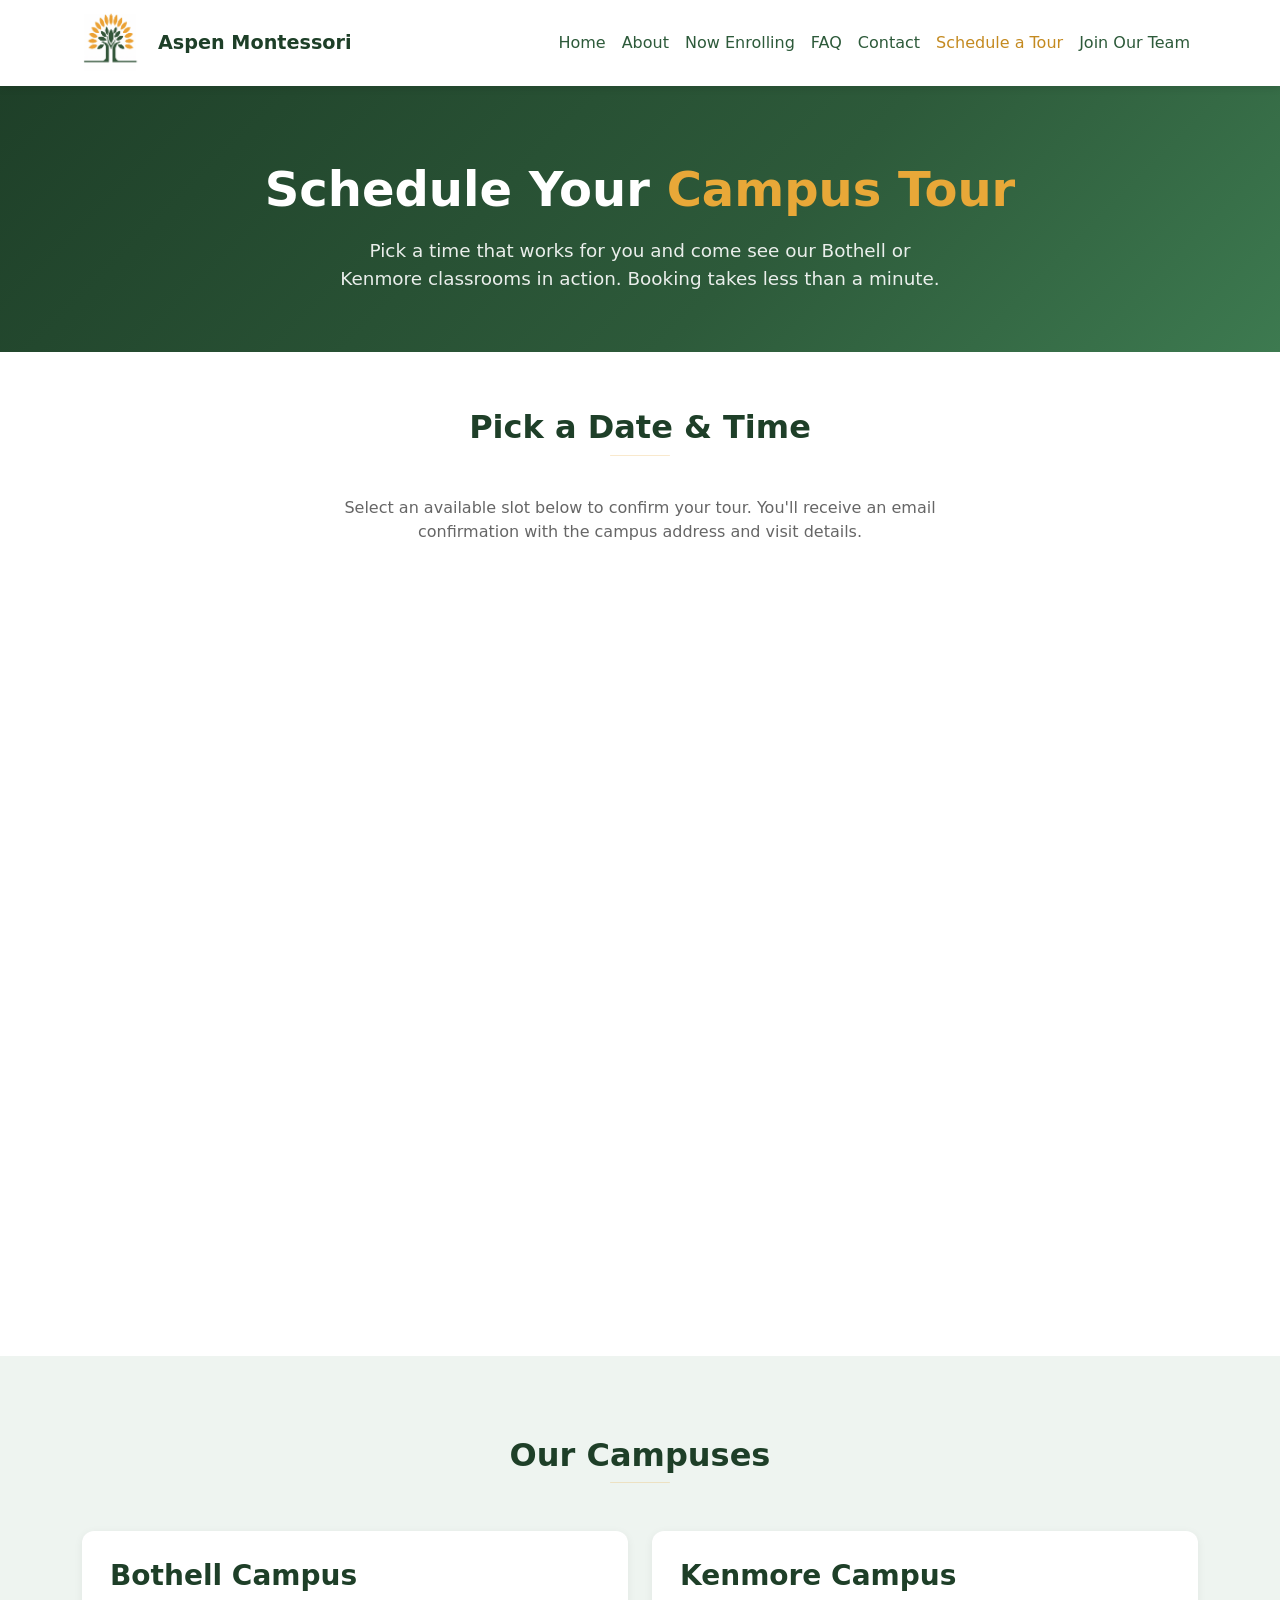
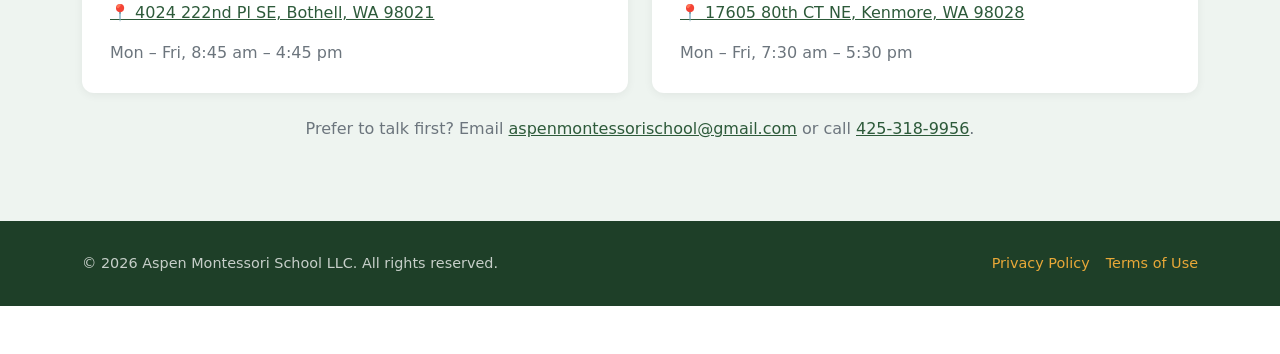
<file: schedule-tour.html>
<!doctype html>
<html lang="en">
  <head>
    <meta charset="utf-8">
    <meta name="viewport" content="width=device-width, initial-scale=1">
    <title>Schedule a Tour | Aspen Montessori School – Bothell &amp; Kenmore, WA</title>

    <!-- Primary SEO -->
    <meta name="description" content="Schedule a tour of Aspen Montessori School in Bothell or Kenmore, WA. Pick a convenient time online and see our Montessori classrooms in person today.">
    <meta name="keywords" content="schedule a tour Bothell WA, book a Montessori tour Kenmore WA, Montessori school tour Bothell, preschool tour Kenmore WA, Aspen Montessori School tour, Montessori open house Washington, childcare tour booking Bothell WA, Montessori campus visit Kenmore WA">
    <meta name="author" content="Aspen Montessori School">
    <meta name="robots" content="index, follow">
    <link rel="canonical" href="https://www.aspenmontessorischool.com/schedule-tour.html">

    <!-- Open Graph (Facebook, LinkedIn, iMessage previews) -->
    <meta property="og:type" content="website">
    <meta property="og:url" content="https://www.aspenmontessorischool.com/schedule-tour.html">
    <meta property="og:title" content="Schedule a Tour | Aspen Montessori School – Bothell &amp; Kenmore, WA">
    <meta property="og:description" content="Schedule a tour of Aspen Montessori School in Bothell or Kenmore, WA. Pick a convenient time online and see our Montessori classrooms in person.">
    <meta property="og:image" content="https://www.aspenmontessorischool.com/assets/kidsactivities/1_.jpg">
    <meta property="og:site_name" content="Aspen Montessori School">
    <meta property="og:locale" content="en_US">

    <!-- Twitter Card -->
    <meta name="twitter:card" content="summary_large_image">
    <meta name="twitter:title" content="Schedule a Tour | Aspen Montessori School">
    <meta name="twitter:description" content="Book a tour of Aspen Montessori School's Bothell or Kenmore, WA campus online in minutes.">
    <meta name="twitter:image" content="https://www.aspenmontessorischool.com/assets/kidsactivities/1_.jpg">

    <!-- BreadcrumbList structured data -->
    <script type="application/ld+json">
    {
      "@context": "https://schema.org",
      "@type": "BreadcrumbList",
      "itemListElement": [
        {
          "@type": "ListItem",
          "position": 1,
          "name": "Home",
          "item": "https://www.aspenmontessorischool.com/"
        },
        {
          "@type": "ListItem",
          "position": 2,
          "name": "Schedule a Tour",
          "item": "https://www.aspenmontessorischool.com/schedule-tour.html"
        }
      ]
    }
    </script>

    <link rel="icon" type="image/x-icon" href="favicon-32x32.png">
    <link href="./assets/dist/css/bootstrap.min.css" rel="stylesheet">
    <link href="carousel.css" rel="stylesheet">

    <style>
      :root {
        --aspen-green: #2D5A3A;
        --aspen-green-dark: #1e3f28;
        --aspen-green-light: #eef4f0;
        --aspen-yellow: #E8A838;
        --aspen-yellow-dark: #c48a20;
      }

      body {
        padding-top: 72px;
        color: #333;
        font-family: 'Segoe UI', system-ui, sans-serif;
      }

      /* ── Navbar ── */
      .navbar {
        background-color: #fff !important;
        box-shadow: 0 2px 8px rgba(0,0,0,.1);
      }
      .navbar-brand img {
        height: 60px;
        width: 60px;
        object-fit: contain;
        margin-right: 8px;
      }
      .navbar-brand {
        font-weight: 700;
        font-size: 1.2rem;
        color: var(--aspen-green-dark) !important;
      }
      .nav-link {
        color: var(--aspen-green) !important;
        font-weight: 500;
      }
      .nav-link:hover, .nav-link.active {
        color: var(--aspen-yellow-dark) !important;
      }

      /* ── Buttons ── */
      .btn-aspen {
        background-color: var(--aspen-yellow);
        border-color: var(--aspen-yellow);
        color: #1a1a1a;
        font-weight: 700;
        padding: .75rem 2rem;
        border-radius: 50px;
        font-size: 1.05rem;
        transition: background-color .2s, transform .15s;
      }
      .btn-aspen:hover {
        background-color: var(--aspen-yellow-dark);
        border-color: var(--aspen-yellow-dark);
        color: #1a1a1a;
        transform: translateY(-2px);
      }

      /* ── Section shared ── */
      section {
        padding: 80px 0;
      }
      .section-title {
        font-weight: 700;
        color: var(--aspen-green-dark);
        margin-bottom: .5rem;
      }
      .section-divider {
        width: 60px;
        height: 4px;
        background: var(--aspen-yellow);
        border: none;
        margin: 0 auto 2.5rem;
        border-radius: 2px;
      }

      /* ── Hero ── */
      #hero {
        background: linear-gradient(135deg, var(--aspen-green-dark) 0%, var(--aspen-green) 60%, #3d7a50 100%);
        color: #fff;
        padding: 90px 0 60px;
        text-align: center;
      }
      #hero h1 {
        font-size: clamp(2rem, 5vw, 3rem);
        font-weight: 800;
        line-height: 1.15;
      }
      #hero h1 span {
        color: var(--aspen-yellow);
      }
      #hero p.lead {
        font-size: 1.15rem;
        max-width: 620px;
        margin: 1.25rem auto 0;
        opacity: .9;
      }

      /* ── Booking ── */
      #booking {
        background-color: #fff;
        padding-top: 56px;
      }
      .calendly-inline-widget {
        min-width: 320px;
        height: 700px;
      }
      .booking-note {
        text-align: center;
        color: #666;
        max-width: 640px;
        margin: 0 auto 2rem;
      }

      /* ── Campuses ── */
      #campuses {
        background-color: var(--aspen-green-light);
      }
      .campus-card {
        background: #fff;
        border-radius: 12px;
        padding: 1.75rem;
        height: 100%;
        box-shadow: 0 2px 10px rgba(0,0,0,.06);
      }
      .campus-card h3 {
        color: var(--aspen-green-dark);
        font-weight: 700;
        margin-bottom: .5rem;
      }

      /* ── Footer ── */
      footer {
        background-color: var(--aspen-green-dark);
        color: rgba(255,255,255,.75);
        padding: 2rem 0;
        font-size: .9rem;
      }
      footer a {
        color: var(--aspen-yellow);
        text-decoration: none;
      }
      footer a:hover {
        text-decoration: underline;
      }
    </style>
  </head>
  <body>

    <!-- ── Navbar ── -->
    <nav class="navbar navbar-expand-md navbar-light fixed-top">
      <div class="container">
        <a class="navbar-brand d-flex align-items-center gap-2" href="index.html">
          <img src="my-logo.png" alt="Aspen Montessori School logo">
          Aspen Montessori
        </a>
        <button class="navbar-toggler" type="button" data-bs-toggle="collapse" data-bs-target="#navbarCollapse"
          aria-controls="navbarCollapse" aria-expanded="false" aria-label="Toggle navigation">
          <span class="navbar-toggler-icon"></span>
        </button>
        <div class="collapse navbar-collapse" id="navbarCollapse">
          <ul class="navbar-nav ms-auto mb-2 mb-md-0">
            <li class="nav-item"><a class="nav-link" href="index.html#hero">Home</a></li>
            <li class="nav-item"><a class="nav-link" href="index.html#about">About</a></li>
            <li class="nav-item"><a class="nav-link" href="index.html#enroll">Now Enrolling</a></li>
            <li class="nav-item"><a class="nav-link" href="index.html#faq">FAQ</a></li>
            <li class="nav-item"><a class="nav-link" href="index.html#contact">Contact</a></li>
            <li class="nav-item"><a class="nav-link active" href="schedule-tour.html">Schedule a Tour</a></li>
            <li class="nav-item"><a class="nav-link" href="careers.html">Join Our Team</a></li>
          </ul>
        </div>
      </div>
    </nav>

    <main>

      <!-- ── Hero ── -->
      <section id="hero" aria-label="Schedule a Tour at Aspen Montessori School">
        <div class="container">
          <h1>Schedule Your <span>Campus Tour</span></h1>
          <p class="lead">Pick a time that works for you and come see our Bothell or Kenmore classrooms in action. Booking takes less than a minute.</p>
        </div>
      </section>

      <!-- ── Booking ── -->
      <section id="booking" aria-label="Book a Tour Online">
        <div class="container">
          <div class="text-center mb-4">
            <h2 class="section-title">Pick a Date &amp; Time</h2>
            <hr class="section-divider">
            <p class="booking-note">Select an available slot below to confirm your tour. You'll receive an email confirmation with the campus address and visit details.</p>
          </div>
          <div class="calendly-inline-widget" data-url="https://calendly.com/aspenmontessorischool/aspen-montessori-tour"></div>
          <script type="text/javascript" src="https://assets.calendly.com/assets/external/widget.js" async></script>
        </div>
      </section>

      <!-- ── Campuses ── -->
      <section id="campuses" aria-label="Campus Locations">
        <div class="container">
          <div class="text-center mb-5">
            <h2 class="section-title">Our Campuses</h2>
            <hr class="section-divider">
          </div>
          <div class="row g-4">
            <div class="col-md-6">
              <div class="campus-card">
                <h3>Bothell Campus</h3>
                <p><a href="https://www.google.com/maps/search/?api=1&query=4024+222nd+Pl+SE+Bothell+WA+98021" target="_blank" rel="noopener" style="color:var(--aspen-green);">📍 4024 222nd Pl SE, Bothell, WA 98021</a></p>
                <p class="mb-0 text-muted">Mon – Fri, 8:45 am – 4:45 pm</p>
              </div>
            </div>
            <div class="col-md-6">
              <div class="campus-card">
                <h3>Kenmore Campus</h3>
                <p><a href="https://www.google.com/maps/search/?api=1&query=17605+80th+CT+NE+Kenmore+WA+98028" target="_blank" rel="noopener" style="color:var(--aspen-green);">📍 17605 80th CT NE, Kenmore, WA 98028</a></p>
                <p class="mb-0 text-muted">Mon – Fri, 7:30 am – 5:30 pm</p>
              </div>
            </div>
          </div>
          <p class="text-center text-muted mt-4 mb-0">Prefer to talk first? Email <a href="mailto:aspenmontessorischool@gmail.com" style="color:var(--aspen-green);">aspenmontessorischool@gmail.com</a> or call <a href="tel:+14253189956" style="color:var(--aspen-green);">425-318-9956</a>.</p>
        </div>
      </section>

    </main>

    <!-- ── Footer ── -->
    <footer>
      <div class="container d-flex flex-wrap justify-content-between align-items-center">
        <p class="mb-0">&copy; 2026 Aspen Montessori School LLC. All rights reserved.</p>
        <div class="d-flex gap-3">
          <a href="#">Privacy Policy</a>
          <a href="#">Terms of Use</a>
        </div>
      </div>
    </footer>

    <script src="./assets/dist/js/bootstrap.bundle.min.js"></script>
    <script>
      document.querySelectorAll('#navbarCollapse .nav-link').forEach(function(link) {
        link.addEventListener('click', function() {
          var collapse = document.getElementById('navbarCollapse');
          var bsCollapse = bootstrap.Collapse.getInstance(collapse);
          if (bsCollapse) bsCollapse.hide();
        });
      });
    </script>

  </body>
</html>
</file>
<file: carousel.css>
/* GLOBAL STYLES
-------------------------------------------------- */
/* Padding below the footer and lighter body text */

body {
  padding-top: 3rem;
  padding-bottom: 3rem;
  color: #5a5a5a;
}


/* CUSTOMIZE THE CAROUSEL
-------------------------------------------------- */

/* Carousel base class */
.carousel {
  margin-bottom: 1rem;
}
/* Since positioning the image, we need to help out the caption */
.carousel-caption {
  bottom: 3rem;
  z-index: 10;
}

/* Declare heights because of positioning of img element */
.carousel-item {
  height: 32rem;
}
.carousel-item > img {
  position: absolute;
  top: 0;
  left: 0;
  min-width: 100%;
  height: 32rem;
}


/* MARKETING CONTENT
-------------------------------------------------- */

/* Center align the text within the three columns below the carousel */
.marketing .col-lg-4 {
  margin-bottom: 1.5rem;
  text-align: center;
}
.marketing h2 {
  font-weight: 400;
}
/* rtl:begin:ignore */
.marketing .col-lg-4 p {
  margin-right: .75rem;
  margin-left: .75rem;
}
/* rtl:end:ignore */


/* Featurettes
------------------------- */

.featurette-divider {
  margin: 5rem 0; /* Space out the Bootstrap <hr> more */
}

/* Thin out the marketing headings */
.featurette-heading {
  font-weight: 300;
  line-height: 1;
  /* rtl:remove */
  letter-spacing: -.05rem;
}

/* RESPONSIVE CSS
-------------------------------------------------- */

@media (min-width: 40em) {
  /* Bump up size of carousel content */
  .carousel-caption p {
    margin-bottom: 1.25rem;
    font-size: 1.25rem;
    line-height: 1.4;
  }

  .featurette-heading {
    font-size: 50px;
  }
}

@media (min-width: 62em) {
  .featurette-heading {
    margin-top: 7rem;
  }
}
</file>
